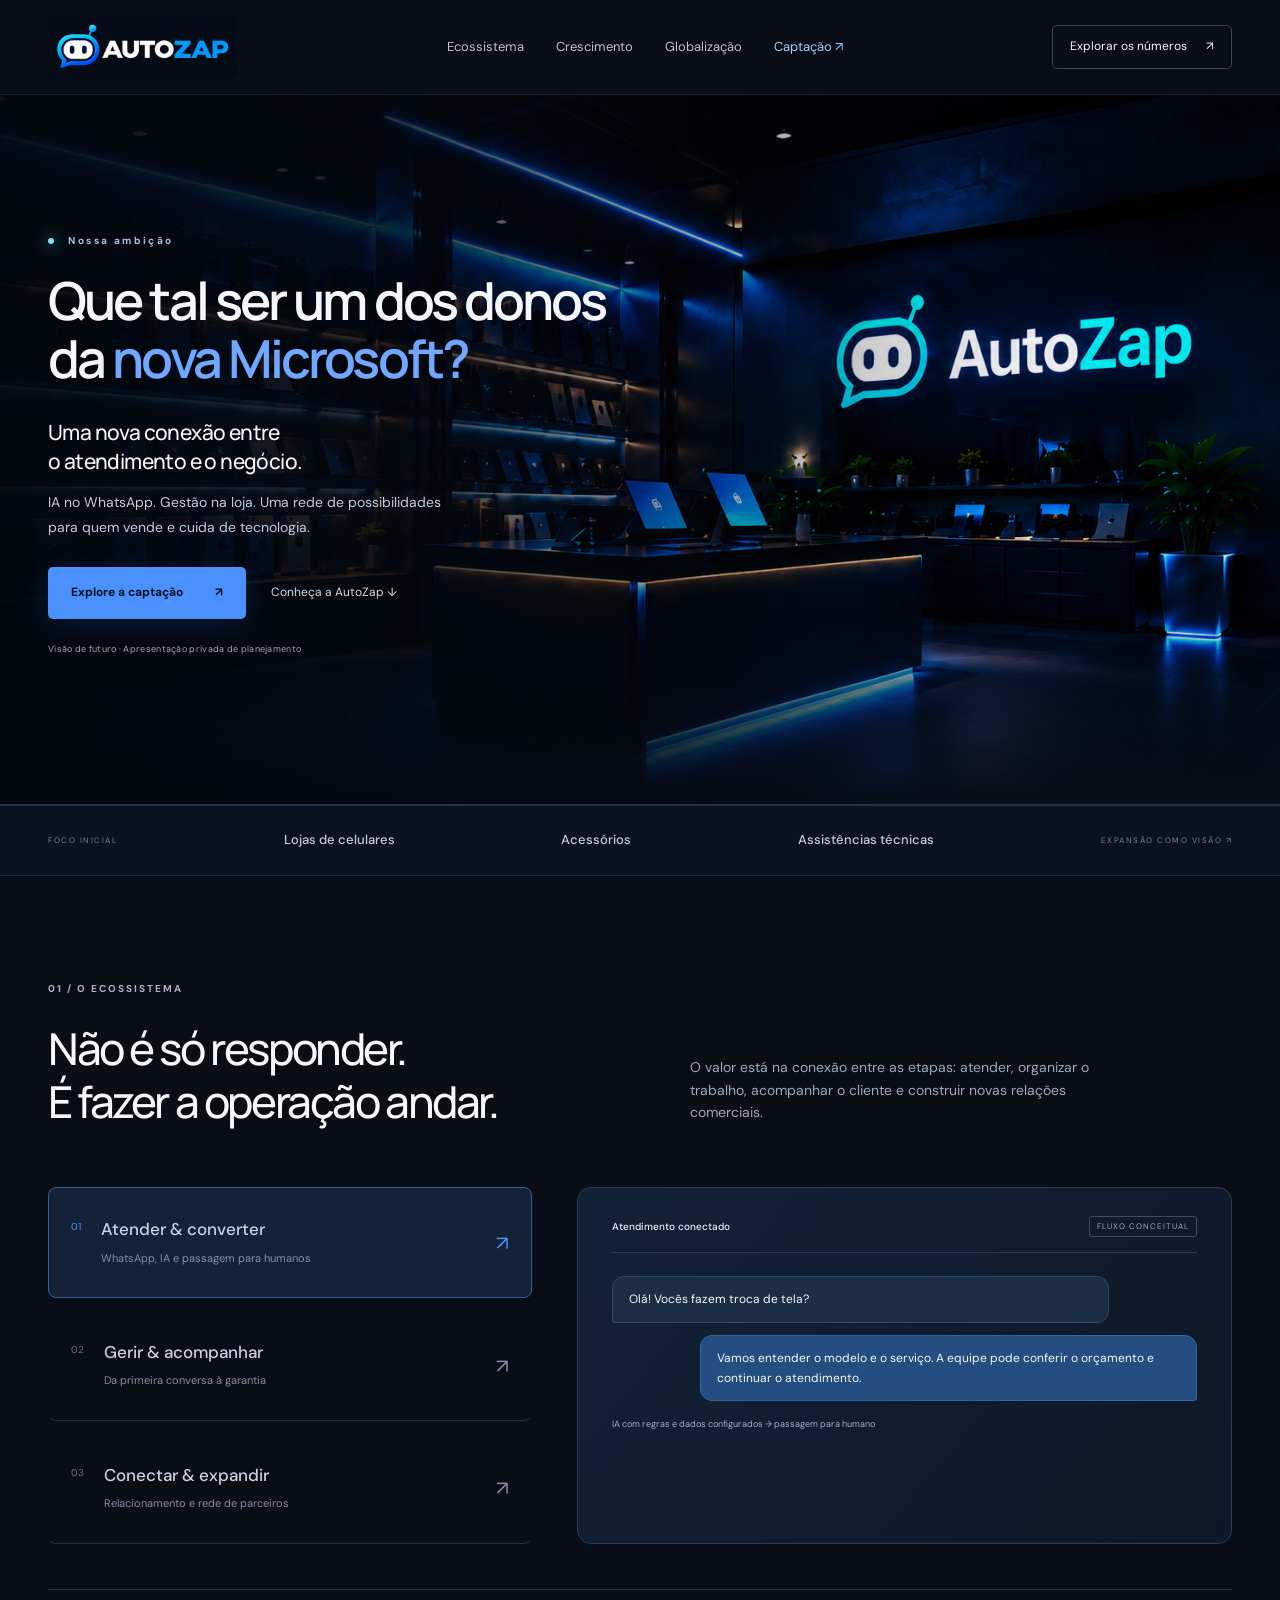
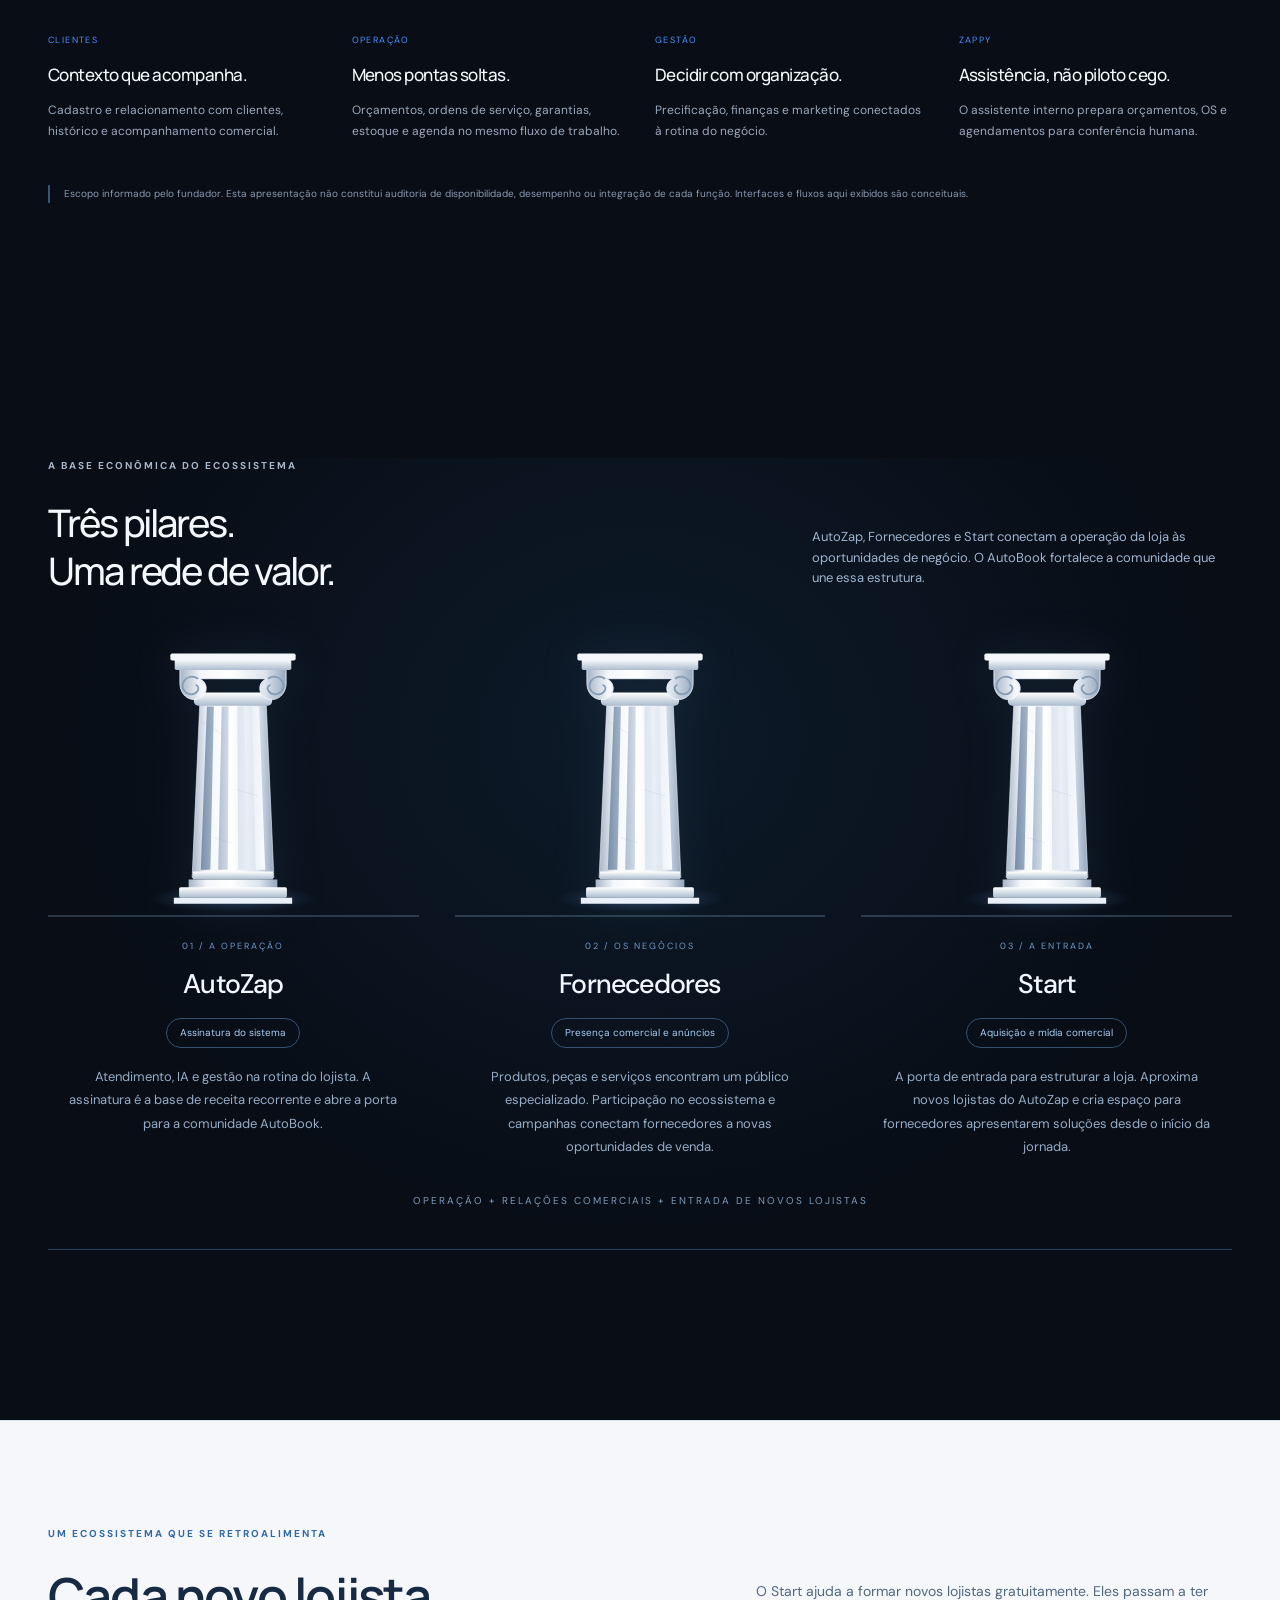
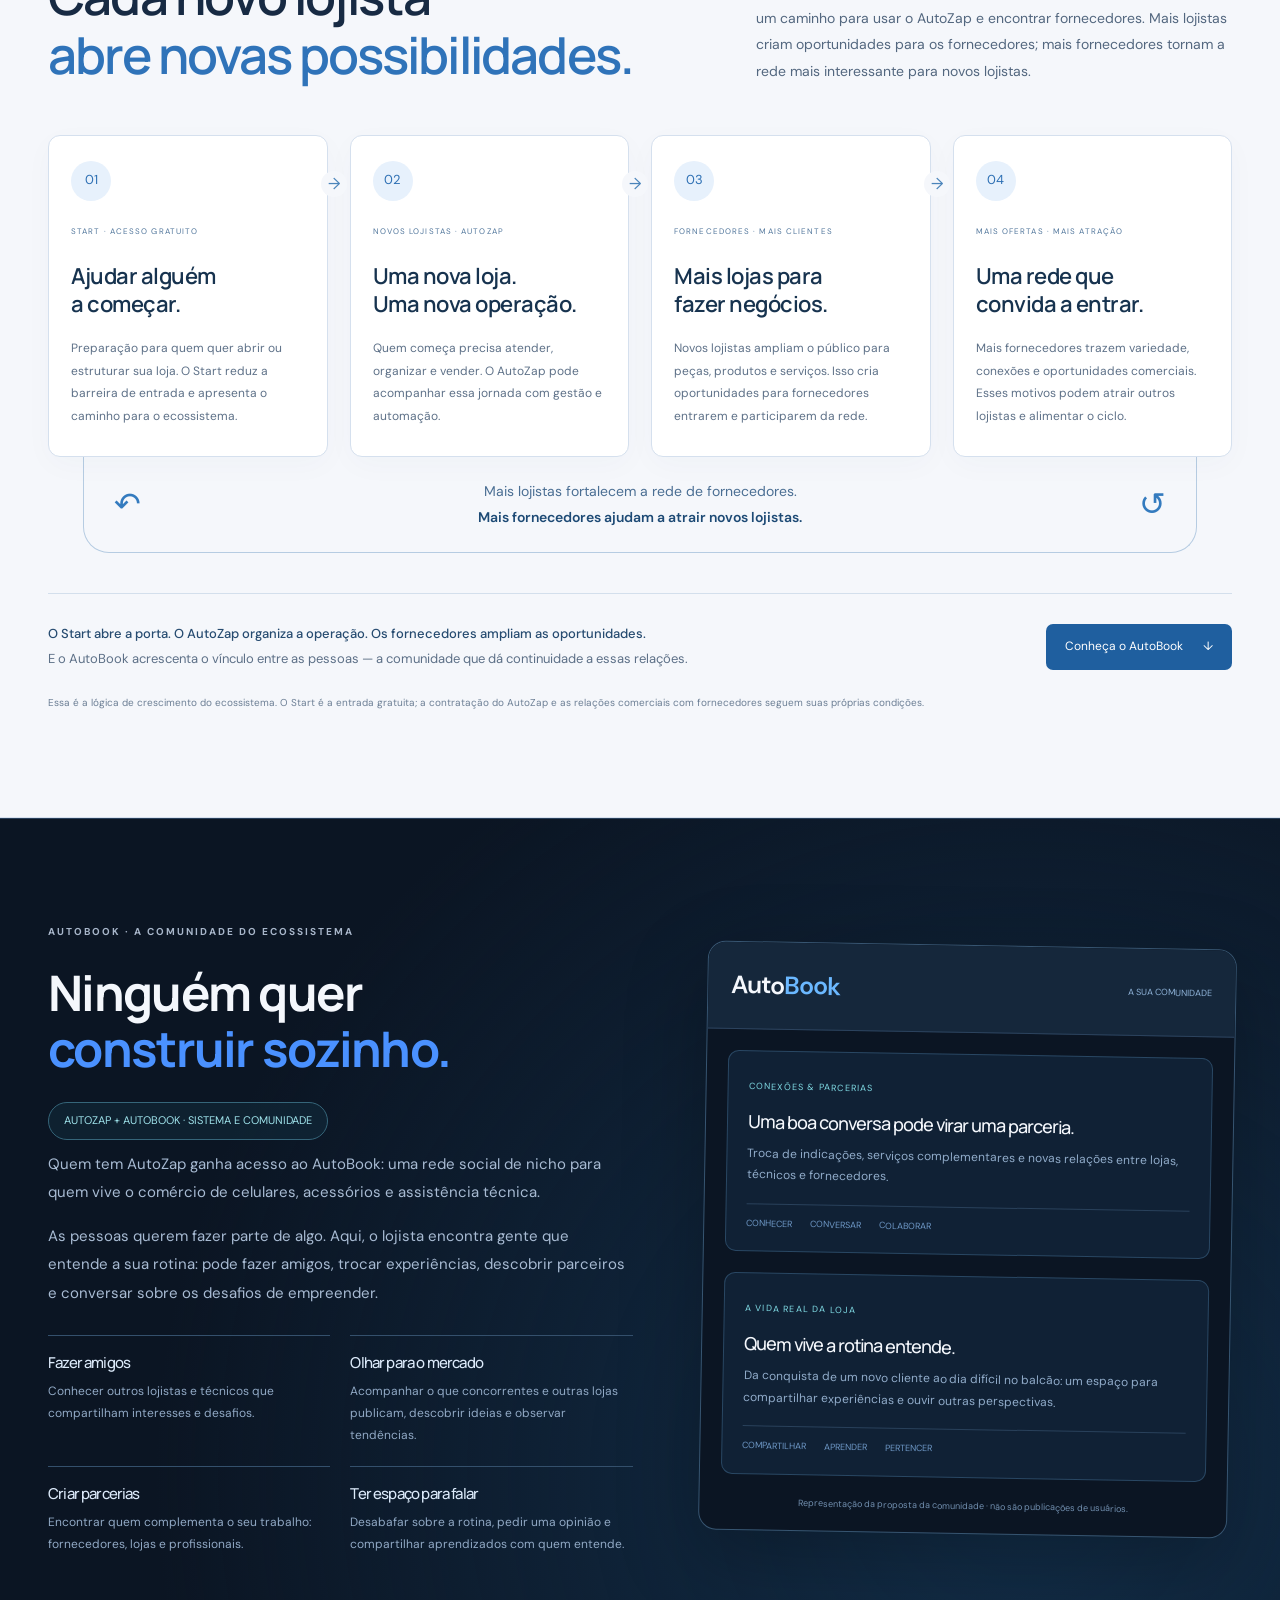
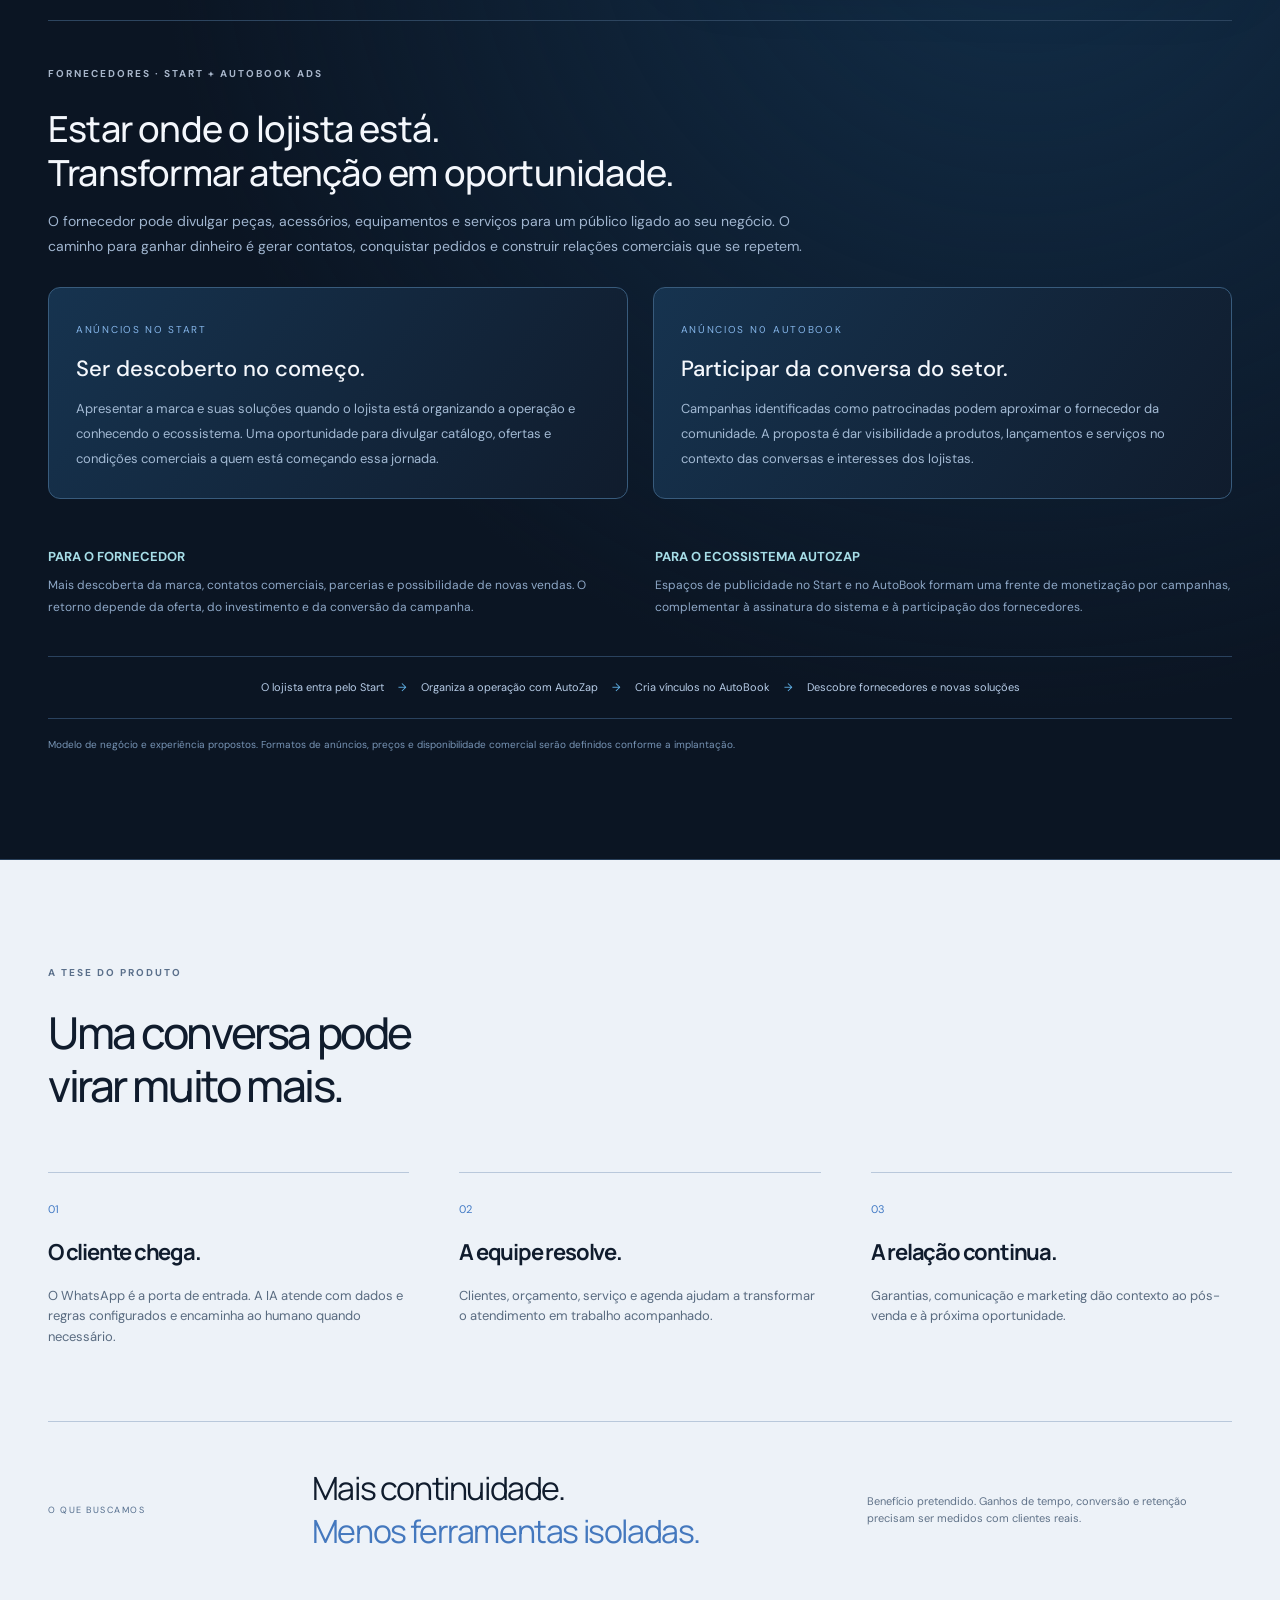
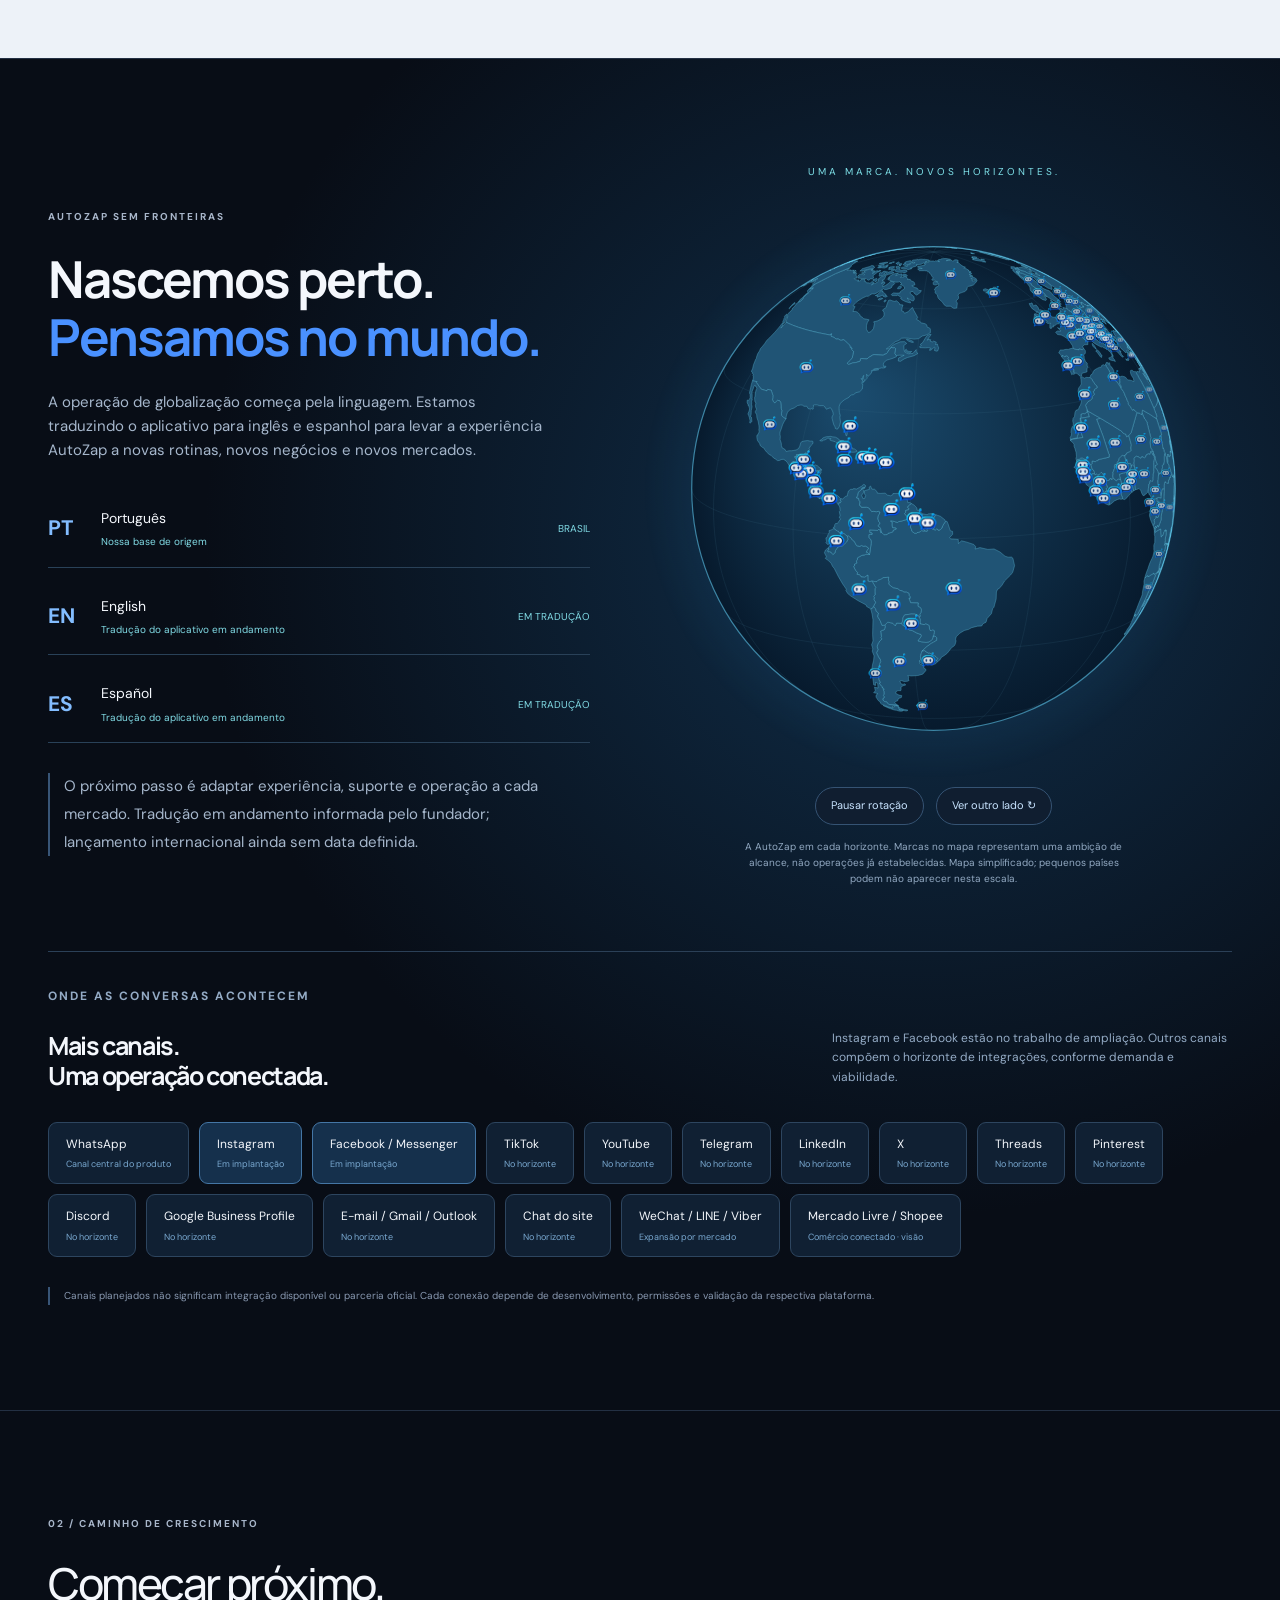
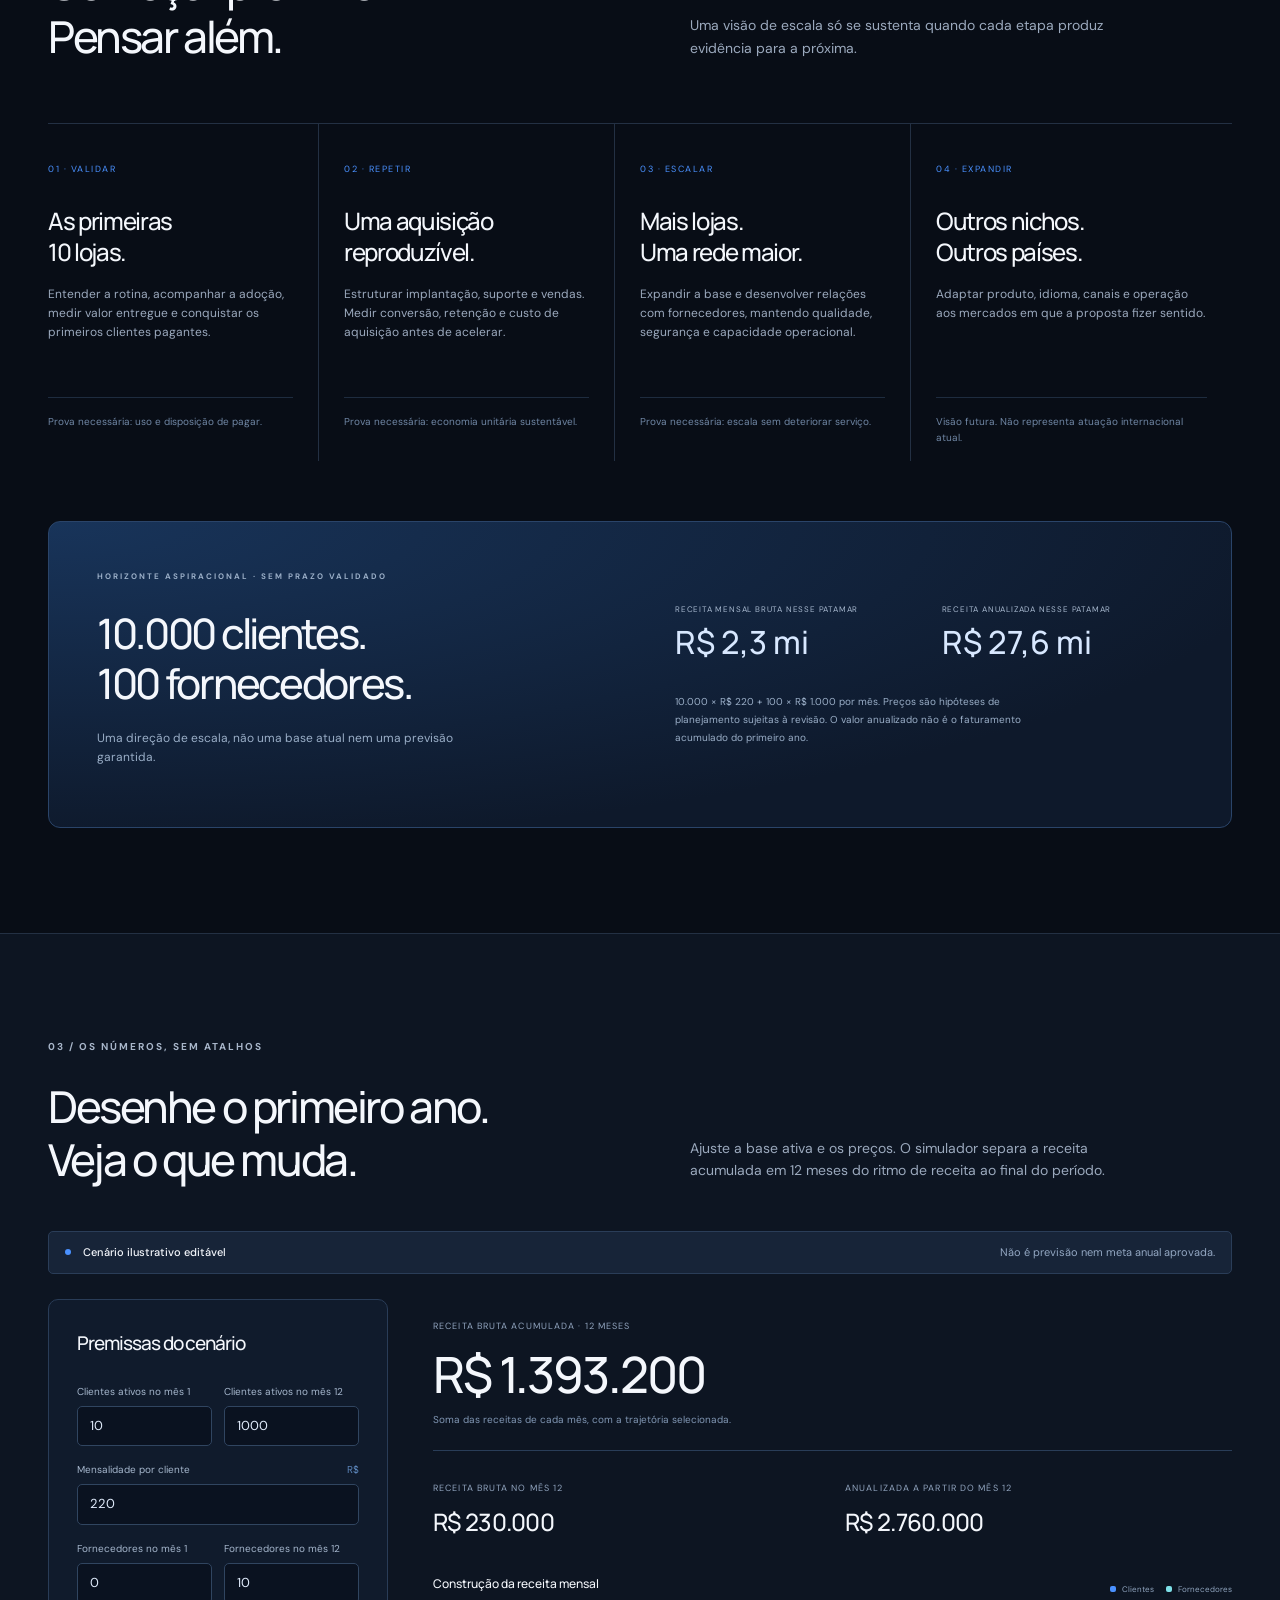
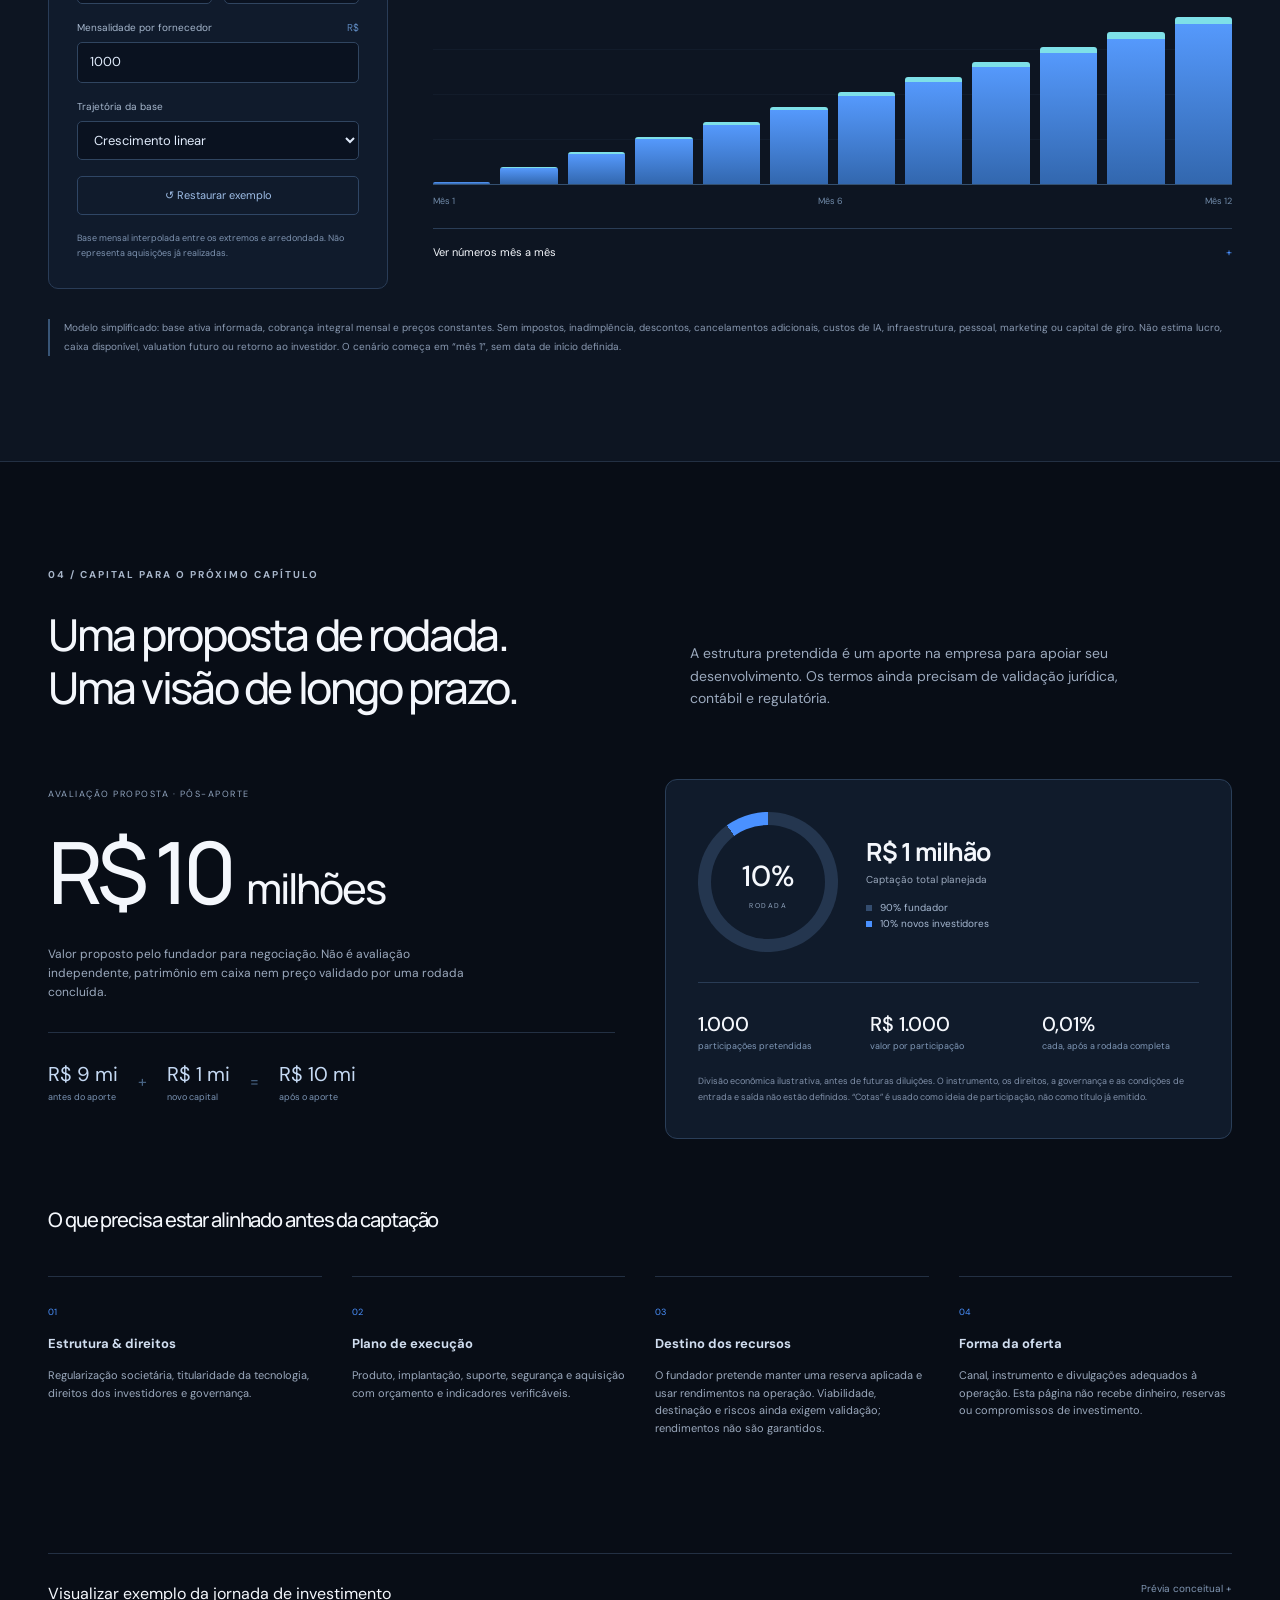
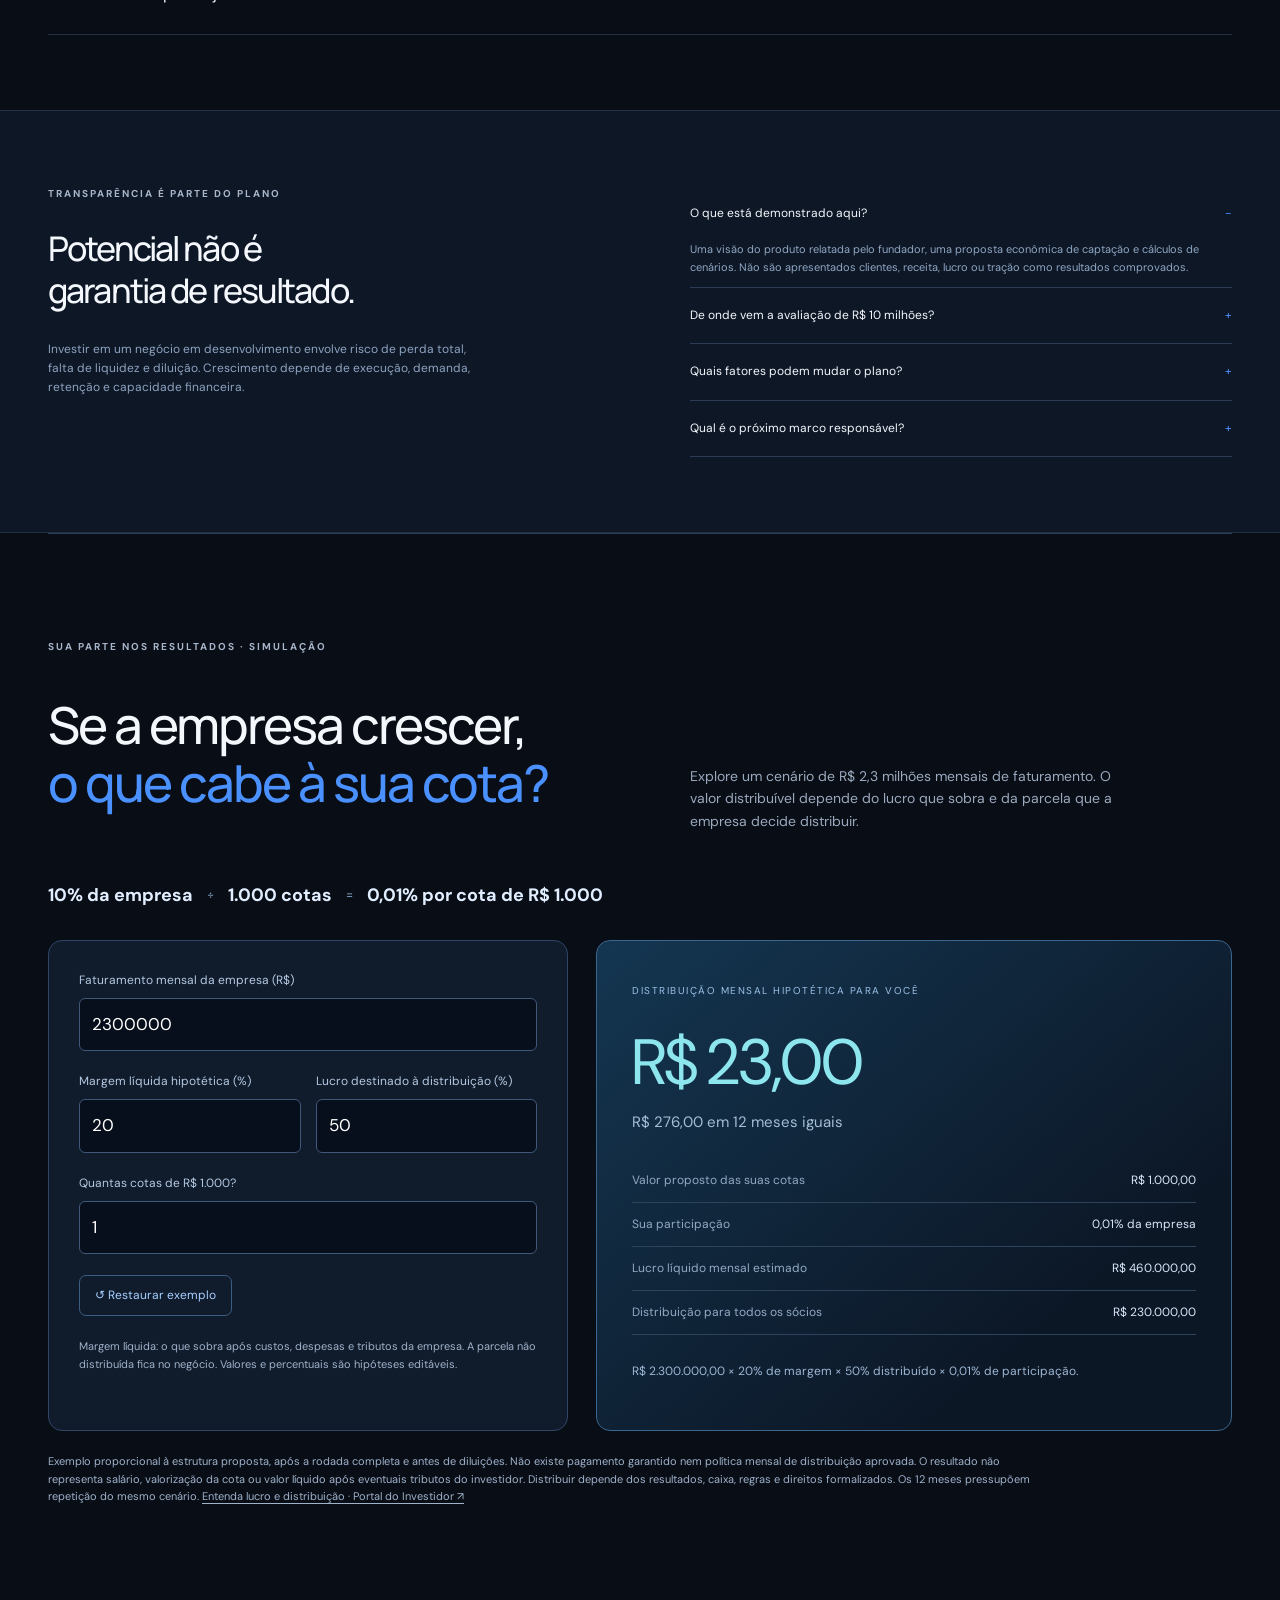
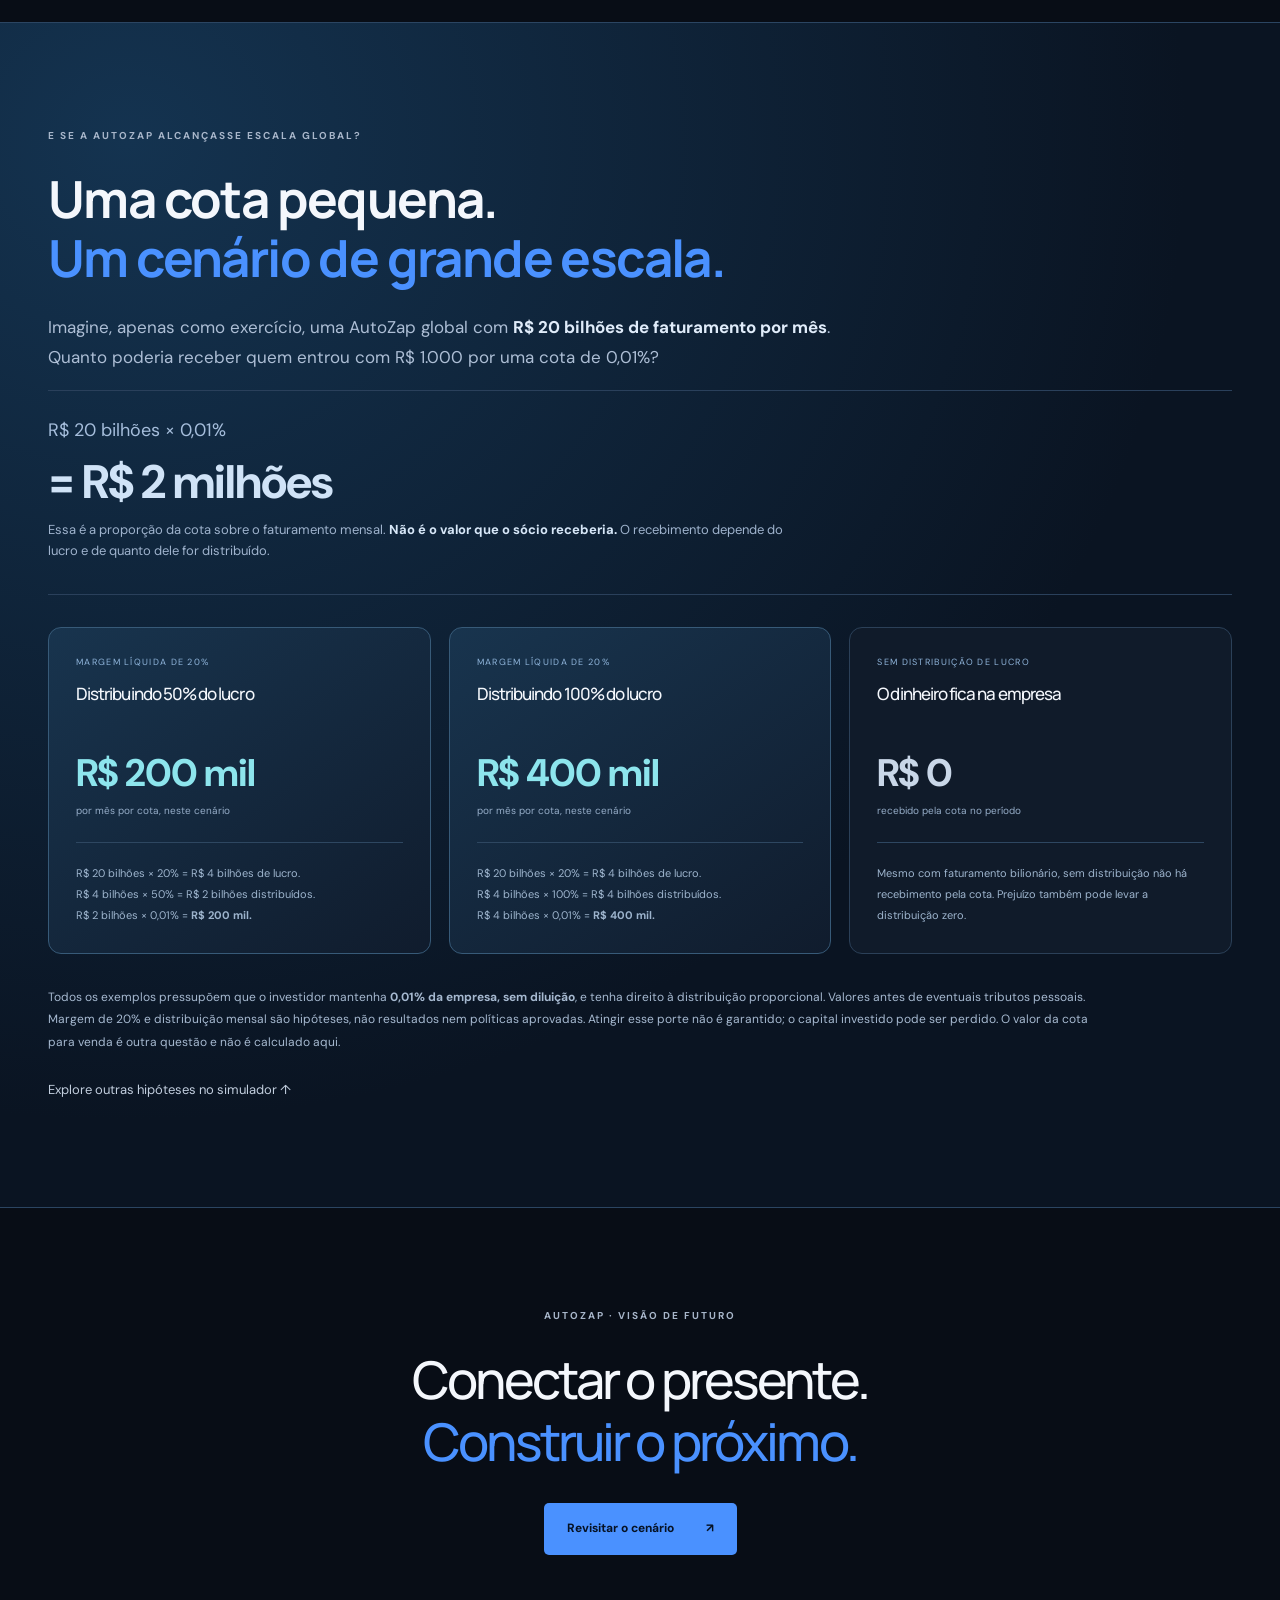
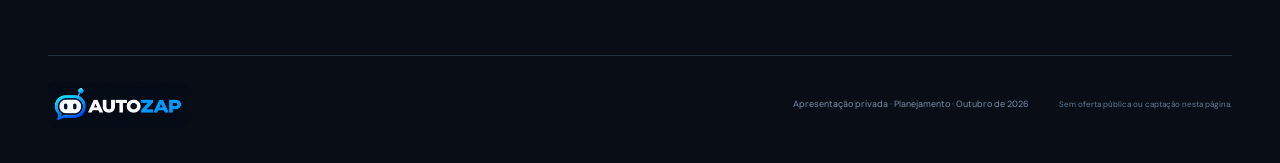
<file: index.html>
<!doctype html><html lang="pt-BR"><head><meta charset="utf-8"><meta name="viewport" content="width=device-width, initial-scale=1"><meta name="theme-color" content="#080d16"><meta name="description" content="AutoZap: atendimento, gestão e conexão para o varejo de tecnologia. Visão de produto, crescimento e captação em planejamento."><title>AutoZap — Uma operação. Novas possibilidades.</title><link rel="preload" as="image" href="assets/autozap-original-banner.png"><link rel="stylesheet" href="style.css"><link rel="icon" type="image/png" href="assets/favicon.png?v=global1"><link rel="stylesheet" href="expansion.css?v=billion1"><style id="ecosystem-layout">.pillars-block{margin:45px 0 65px;background:radial-gradient(ellipse at 50% 35%,#17365055,transparent 70%);border-bottom:1px solid #2b425c;padding-bottom:40px}.pillars-heading{display:flex;gap:25px;justify-content:space-between;align-items:end}.pillars-heading h3{font-size:clamp(27px,3vw,38px);line-height:1.25;font-weight:500;margin:8px 0}.pillars-heading>p{max-width:420px;font-size:13px;color:#a0b4ce}.pillars-row{display:grid;grid-template-columns:repeat(3,1fr);gap:36px;margin-top:35px}.pillar-card{min-width:0;text-align:center}.pillar-art{height:280px;display:flex;justify-content:center;align-items:end;border-bottom:2px solid #6f8aa955;margin-bottom:22px}.pillar-art img{height:100%;width:auto;max-width:100%;filter:drop-shadow(0 0 24px #78b5ee15)}.pillar-card .pillar-number{display:block;font-size:9px;letter-spacing:2px;color:#7298c5}.pillar-card h4{font-size:27px;margin:8px 0 13px;font-weight:500;color:#f2f7ff;letter-spacing:-.8px}.pillar-card .pillar-model{display:inline-block;border:1px solid #365170;border-radius:30px;padding:6px 13px;color:#a8cbf1;font-size:10px;margin-bottom:12px}.pillar-card>p{font-size:13px;color:#96adc7;line-height:1.8;max-width:330px;margin:5px auto}.pillars-foundation{text-align:center;color:#7e9ab9;font-size:10px;letter-spacing:2px;margin:30px 0 0}.autobook-section{background:radial-gradient(ellipse at 80% 40%,#122e49,transparent 60%),#0b1523;border-block:1px solid #29405b}.autobook-grid{display:grid;grid-template-columns:1.05fr .95fr;gap:70px;align-items:center}.autobook-copy h2{font-size:clamp(32px,4vw,49px);line-height:1.15;letter-spacing:-1.7px;margin:15px 0 25px}.autobook-copy>p:not(.eyebrow){font-size:15px;line-height:1.9;color:#a8bbd3}.autobook-included{display:inline-flex;gap:10px;align-items:center;color:#9ee2ea;border:1px solid #356579;background:#163b4b55;border-radius:30px;padding:9px 15px;font-size:11px;margin-bottom:10px}.autobook-benefits{display:grid;grid-template-columns:1fr 1fr;gap:20px;margin-top:28px}.autobook-benefits article{border-top:1px solid #34506c;padding-top:15px}.autobook-benefits h3{font-size:15px;font-weight:500;margin:0 0 6px;color:#dceafa}.autobook-benefits p{font-size:12px;color:#91a9c5;line-height:1.8;margin:0}.book-preview{background:#0b1523;border:1px solid #375571;border-radius:18px;box-shadow:0 25px 80px #0004;overflow:hidden;transform:rotate(1deg)}.book-preview-top{display:flex;justify-content:space-between;align-items:center;padding:23px;border-bottom:1px solid #2c435e;background:#15273b}.book-preview-top strong{font-size:25px;font-weight:600;letter-spacing:-1px}.book-preview-top strong span{color:#6bb8ff}.book-preview-top>span{font-size:9px;color:#8fb3d8}.book-post{margin:21px;padding:20px;background:#102135;border:1px solid #294763;border-radius:11px}.book-post .book-tag{font-size:9px;letter-spacing:1.2px;color:#80dce5}.book-post h3{font-size:18px;font-weight:500;line-height:1.4;margin:12px 0 9px}.book-post p{font-size:12px;color:#91acca;line-height:1.8;margin:0}.book-post-footer{display:flex;gap:18px;font-size:9px;color:#6e98c6;border-top:1px solid #29415b;padding-top:12px;margin-top:17px}.book-preview>small{display:block;text-align:center;padding:0 20px 20px;color:#718eae;font-size:9px}.supplier-ads{margin-top:65px;padding-top:45px;border-top:1px solid #2d455f}.supplier-ads h3{font-size:clamp(26px,3vw,36px);line-height:1.2;font-weight:500;letter-spacing:-.8px;margin:15px 0}.supplier-ads>.ads-intro{max-width:780px;font-size:14px;color:#a0b5cf;line-height:1.8}.ads-venues{display:grid;grid-template-columns:1fr 1fr;gap:25px;margin-top:28px}.ads-venue{padding:27px;border:1px solid #385b7c;border-radius:12px;background:linear-gradient(125deg,#16334f,#101c2d)}.ads-venue>span{font-size:10px;letter-spacing:1.7px;color:#85b5e9}.ads-venue h4{font-size:22px;line-height:1.3;margin:14px 0;font-weight:500}.ads-venue p{font-size:13px;color:#a3bad4;line-height:1.9;margin:0}.ads-value{display:grid;grid-template-columns:1fr 1fr;gap:30px;margin-top:30px}.ads-value h4{font-size:13px;color:#a6dde7;margin-bottom:8px}.ads-value p{font-size:12px;line-height:1.8;color:#8ea8c7}.ads-cycle{display:flex;flex-wrap:wrap;gap:14px;justify-content:center;padding:22px;border-block:1px solid #2a425e;margin:25px 0 0;font-size:11px;color:#b7cce7}.ads-cycle i{font-style:normal;color:#62b5ec}.ads-footnote{font-size:10px;color:#7895b6;line-height:1.8;margin:17px 0 0}@media(max-width:760px){.pillars-heading{display:block}.pillars-row{gap:10px;margin-top:25px}.pillar-art{height:165px}.pillar-card h4{font-size:clamp(15px,4vw,22px);letter-spacing:-.4px}.pillar-card .pillar-number{font-size:7px;letter-spacing:.4px}.pillar-card .pillar-model{font-size:8px;padding:5px 7px;border-radius:8px}.pillar-card>p{font-size:10px;line-height:1.7}.pillars-foundation{font-size:8px;letter-spacing:.9px}.autobook-grid{grid-template-columns:1fr;gap:35px}.autobook-copy h2{letter-spacing:-1px}.autobook-benefits{gap:20px 15px}.book-preview{transform:none}.ads-venues,.ads-value{grid-template-columns:1fr;gap:18px}.supplier-ads{margin-top:40px;padding-top:30px}.ads-venue{padding:22px}.ads-cycle{justify-content:flex-start;font-size:10px;gap:9px}.ads-value h4{margin-top:0}}

.ecosystem-cycle{background:#f5f7fb;color:#172a43;border-block:1px solid #d8e1ee}.ecosystem-cycle .eyebrow{color:#3169a3}.cycle-heading{display:grid;grid-template-columns:1.15fr .85fr;gap:65px;align-items:end;margin-bottom:50px}.cycle-heading h2{font-size:clamp(32px,4vw,51px);letter-spacing:-1.8px;line-height:1.15;margin:16px 0 0;font-weight:600}.cycle-heading h2 span{color:#2f73b9}.cycle-heading>p{font-size:14px;color:#53677f;line-height:1.9;margin:0}.cycle-flow{display:grid;grid-template-columns:repeat(4,minmax(0,1fr));gap:22px}.cycle-flow article{position:relative;padding:25px 22px 28px;background:#fff;border:1px solid #d5e0ee;border-radius:12px;box-shadow:0 8px 30px #213d6507}.cycle-number{display:grid;place-items:center;width:40px;height:40px;background:#e7f1fc;color:#2e70b4;border-radius:50%;font-size:13px;margin-bottom:24px}.cycle-flow small{display:block;font-size:8px;letter-spacing:1.1px;color:#52779c;min-height:25px}.cycle-flow h3{font-size:22px;line-height:1.3;letter-spacing:-.5px;font-weight:600;margin:12px 0 18px;color:#17334f}.cycle-flow p{font-size:12px;line-height:1.9;color:#5e7188;margin:0}.cycle-arrow{position:absolute;right:-20px;top:35px;width:26px;height:26px;background:#f5f7fb;color:#4a84ba;display:grid;place-items:center;border-radius:50%;z-index:1}.cycle-return{display:flex;align-items:center;gap:25px;border:1px solid #b6cce2;border-top:0;border-radius:0 0 26px 26px;padding:22px 30px;margin:0 35px;color:#4a6e93}.cycle-return>span{font-size:32px;color:#347bbf}.cycle-return p{flex:1;text-align:center;font-size:14px;line-height:1.8;margin:0}.cycle-return strong{color:#1d4a75;font-weight:600}.cycle-next{display:flex;justify-content:space-between;align-items:center;gap:30px;margin-top:40px;padding-top:28px;border-top:1px solid #d3dfec}.cycle-next p{font-size:13px;line-height:1.9;color:#5d7087;margin:0;max-width:850px}.cycle-next strong{color:#264b70;font-weight:500}.cycle-next a{display:inline-flex;align-items:center;gap:20px;white-space:nowrap;background:#1f5f9f;color:white;padding:13px 19px;border-radius:7px;font-size:12px}.cycle-note{font-size:10px;color:#6c7f95;line-height:1.8;margin:22px 0 0}@media(max-width:1000px){.cycle-flow{grid-template-columns:repeat(2,minmax(0,1fr))}.cycle-flow article:nth-child(2) .cycle-arrow{display:none}.cycle-heading{gap:30px}.cycle-heading h2{font-size:38px}}@media(max-width:760px){.cycle-heading{grid-template-columns:1fr;gap:22px;margin-bottom:30px}.cycle-heading h2{font-size:34px;letter-spacing:-1px}.cycle-flow{gap:14px}.cycle-flow article{padding:18px 14px}.cycle-flow h3{font-size:18px}.cycle-flow p{font-size:11px}.cycle-flow small{font-size:7px;letter-spacing:.5px;min-height:30px}.cycle-arrow{right:-15px;width:18px;height:22px;font-size:14px}.cycle-return{margin:0 10px;padding:18px 12px;gap:10px}.cycle-return p{font-size:11px}.cycle-return>span{font-size:23px}.cycle-next{display:block;margin-top:28px}.cycle-next a{margin-top:20px}.cycle-heading>p{font-size:13px}}
</style><link rel="stylesheet" href="captacao.css?v=doc2"><meta name="referrer" content="no-referrer"></head><body>
<a class="skip" href="#conteudo">Pular para o conteúdo</a><header><a class="brand" href="#" aria-label="AutoZap início"><img class="clean-brand-logo" src="assets/autozap-logo-clean.png" alt="AutoZap" width="2160" height="728"></a><nav aria-label="Navegação principal"><a href="#ecossistema">Ecossistema</a><a href="#crescimento">Crescimento</a><a href="#globalizacao">Globalização</a><a href="#captacao" class="capital-nav">Captação ↗</a></nav><a class="nav-cta" href="#simulador">Explorar os números <span>↗</span></a></header>
<main id="conteudo"><div id="presentationView"><section class="hero hero-editorial hero-original"><div class="hero-copy"><p class="eyebrow"><span class="pulse"></span> Nossa ambição</p><h1>Que tal ser um dos donos da <span class="blue">nova Microsoft?</span></h1><p class="hero-subtitle">Uma nova conexão entre<br>o atendimento e o negócio.</p><p class="lead">IA no WhatsApp. Gestão na loja. Uma rede de possibilidades para quem vende e cuida de tecnologia.</p><div class="hero-actions"><a class="button primary" href="#captacao">Explore a captação <span>↗</span></a><a class="text-link" href="#ecossistema">Conheça a AutoZap ↓</a></div><p class="fine">Visão de futuro · Apresentação privada de planejamento</p></div></section><div class="thesis-strip"><div class="wrap strip-inner"><span>FOCO INICIAL</span><strong>Lojas de celulares</strong><strong>Acessórios</strong><strong>Assistências técnicas</strong><span>EXPANSÃO COMO VISÃO ↗</span></div></div>
<section class="wrap section" id="ecossistema"><div class="section-heading"><p class="eyebrow">01 / O ECOSSISTEMA</p><h2>Não é só responder.<br>É fazer a operação andar.</h2><p>O valor está na conexão entre as etapas: atender, organizar o trabalho, acompanhar o cliente e construir novas relações comerciais.</p></div><div class="product-layout"><div class="product-tabs" role="tablist" aria-label="Áreas do AutoZap"><button class="product-tab active" role="tab" id="tab-atender" aria-controls="product-panel" aria-selected="true" data-tab="atender"><span>01</span><div><strong>Atender & converter</strong><small>WhatsApp, IA e passagem para humanos</small></div><b>↗</b></button><button class="product-tab" role="tab" id="tab-gerir" aria-controls="product-panel" aria-selected="false" data-tab="gerir"><span>02</span><div><strong>Gerir & acompanhar</strong><small>Da primeira conversa à garantia</small></div><b>↗</b></button><button class="product-tab" role="tab" id="tab-conectar" aria-controls="product-panel" aria-selected="false" data-tab="conectar"><span>03</span><div><strong>Conectar & expandir</strong><small>Relacionamento e rede de parceiros</small></div><b>↗</b></button></div><div class="product-panel" id="product-panel" role="tabpanel" aria-labelledby="tab-atender" tabindex="0"></div></div><div class="feature-grid"><div><span>CLIENTES</span><h3>Contexto que acompanha.</h3><p>Cadastro e relacionamento com clientes, histórico e acompanhamento comercial.</p></div><div><span>OPERAÇÃO</span><h3>Menos pontas soltas.</h3><p>Orçamentos, ordens de serviço, garantias, estoque e agenda no mesmo fluxo de trabalho.</p></div><div><span>GESTÃO</span><h3>Decidir com organização.</h3><p>Precificação, finanças e marketing conectados à rotina do negócio.</p></div><div><span>ZAPPY</span><h3>Assistência, não piloto cego.</h3><p>O assistente interno prepara orçamentos, OS e agendamentos para conferência humana.</p></div></div><p class="note">Escopo informado pelo fundador. Esta apresentação não constitui auditoria de disponibilidade, desempenho ou integração de cada função. Interfaces e fluxos aqui exibidos são conceituais.</p></section>
<section class="wrap section" aria-label="Os três pilares financeiros do ecossistema"><div class="pillars-block" id="pilares"><div class="pillars-heading"><div><p class="eyebrow">A BASE ECONÔMICA DO ECOSSISTEMA</p><h3>Três pilares.<br>Uma rede de valor.</h3></div><p>AutoZap, Fornecedores e Start conectam a operação da loja às oportunidades de negócio. O AutoBook fortalece a comunidade que une essa estrutura.</p></div><div class="pillars-row"><article class="pillar-card"><div class="pillar-art"><img src="assets/greek-pillar.svg" alt="Pilar grego branco representando o AutoZap" width="200" height="320" loading="lazy"></div><span class="pillar-number">01 / A OPERAÇÃO</span><h4>AutoZap</h4><span class="pillar-model">Assinatura do sistema</span><p>Atendimento, IA e gestão na rotina do lojista. A assinatura é a base de receita recorrente e abre a porta para a comunidade AutoBook.</p></article><article class="pillar-card"><div class="pillar-art"><img src="assets/greek-pillar.svg" alt="Pilar grego branco representando os fornecedores" width="200" height="320" loading="lazy"></div><span class="pillar-number">02 / OS NEGÓCIOS</span><h4>Fornecedores</h4><span class="pillar-model">Presença comercial e anúncios</span><p>Produtos, peças e serviços encontram um público especializado. Participação no ecossistema e campanhas conectam fornecedores a novas oportunidades de venda.</p></article><article class="pillar-card"><div class="pillar-art"><img src="assets/greek-pillar.svg" alt="Pilar grego branco representando o AutoZap Start" width="200" height="320" loading="lazy"></div><span class="pillar-number">03 / A ENTRADA</span><h4>Start</h4><span class="pillar-model">Aquisição e mídia comercial</span><p>A porta de entrada para estruturar a loja. Aproxima novos lojistas do AutoZap e cria espaço para fornecedores apresentarem soluções desde o início da jornada.</p></article></div><p class="pillars-foundation">OPERAÇÃO + RELAÇÕES COMERCIAIS + ENTRADA DE NOVOS LOJISTAS</p></div></section><section class="section ecosystem-cycle" id="ciclo-ecossistema" aria-labelledby="cycleTitle"><div class="wrap"><div class="cycle-heading"><div><p class="eyebrow">UM ECOSSISTEMA QUE SE RETROALIMENTA</p><h2 id="cycleTitle">Cada novo lojista<br><span>abre novas possibilidades.</span></h2></div><p>O Start ajuda a formar novos lojistas gratuitamente. Eles passam a ter um caminho para usar o AutoZap e encontrar fornecedores. Mais lojistas criam oportunidades para os fornecedores; mais fornecedores tornam a rede mais interessante para novos lojistas.</p></div><div class="cycle-flow" aria-label="Ciclo de crescimento: Start gratuito, novos lojistas, AutoZap, fornecedores e novos lojistas"><article><span class="cycle-number">01</span><small>START · ACESSO GRATUITO</small><h3>Ajudar alguém<br>a começar.</h3><p>Preparação para quem quer abrir ou estruturar sua loja. O Start reduz a barreira de entrada e apresenta o caminho para o ecossistema.</p><span class="cycle-arrow" aria-hidden="true">→</span></article><article><span class="cycle-number">02</span><small>NOVOS LOJISTAS · AUTOZAP</small><h3>Uma nova loja.<br>Uma nova operação.</h3><p>Quem começa precisa atender, organizar e vender. O AutoZap pode acompanhar essa jornada com gestão e automação.</p><span class="cycle-arrow" aria-hidden="true">→</span></article><article><span class="cycle-number">03</span><small>FORNECEDORES · MAIS CLIENTES</small><h3>Mais lojas para<br>fazer negócios.</h3><p>Novos lojistas ampliam o público para peças, produtos e serviços. Isso cria oportunidades para fornecedores entrarem e participarem da rede.</p><span class="cycle-arrow" aria-hidden="true">→</span></article><article><span class="cycle-number">04</span><small>MAIS OFERTAS · MAIS ATRAÇÃO</small><h3>Uma rede que<br>convida a entrar.</h3><p>Mais fornecedores trazem variedade, conexões e oportunidades comerciais. Esses motivos podem atrair outros lojistas e alimentar o ciclo.</p></article></div><div class="cycle-return"><span aria-hidden="true">↶</span><p>Mais lojistas fortalecem a rede de fornecedores.<br><strong>Mais fornecedores ajudam a atrair novos lojistas.</strong></p><span class="cycle-return-end" aria-hidden="true">↺</span></div><div class="cycle-next"><p><strong>O Start abre a porta. O AutoZap organiza a operação. Os fornecedores ampliam as oportunidades.</strong><br>E o AutoBook acrescenta o vínculo entre as pessoas — a comunidade que dá continuidade a essas relações.</p><a href="#autobook">Conheça o AutoBook <span aria-hidden="true">↓</span></a></div><p class="cycle-note">Essa é a lógica de crescimento do ecossistema. O Start é a entrada gratuita; a contratação do AutoZap e as relações comerciais com fornecedores seguem suas próprias condições.</p></div></section><section class="section autobook-section" id="autobook" aria-labelledby="autobookTitle"><div class="wrap"><div class="autobook-grid"><div class="autobook-copy"><p class="eyebrow">AUTOBOOK · A COMUNIDADE DO ECOSSISTEMA</p><h2 id="autobookTitle">Ninguém quer<br><span class="blue">construir sozinho.</span></h2><span class="autobook-included">AUTOZAP + AUTOBOOK · SISTEMA E COMUNIDADE</span><p>Quem tem AutoZap ganha acesso ao AutoBook: uma rede social de nicho para quem vive o comércio de celulares, acessórios e assistência técnica.</p><p>As pessoas querem fazer parte de algo. Aqui, o lojista encontra gente que entende a sua rotina: pode fazer amigos, trocar experiências, descobrir parceiros e conversar sobre os desafios de empreender.</p><div class="autobook-benefits"><article><h3>Fazer amigos</h3><p>Conhecer outros lojistas e técnicos que compartilham interesses e desafios.</p></article><article><h3>Olhar para o mercado</h3><p>Acompanhar o que concorrentes e outras lojas publicam, descobrir ideias e observar tendências.</p></article><article><h3>Criar parcerias</h3><p>Encontrar quem complementa o seu trabalho: fornecedores, lojas e profissionais.</p></article><article><h3>Ter espaço para falar</h3><p>Desabafar sobre a rotina, pedir uma opinião e compartilhar aprendizados com quem entende.</p></article></div></div><div class="book-preview" aria-label="Exemplos ilustrativos de assuntos da comunidade AutoBook"><div class="book-preview-top"><strong>Auto<span>Book</span></strong><span>A SUA COMUNIDADE</span></div><article class="book-post"><span class="book-tag">CONEXÕES & PARCERIAS</span><h3>Uma boa conversa pode virar uma parceria.</h3><p>Troca de indicações, serviços complementares e novas relações entre lojas, técnicos e fornecedores.</p><div class="book-post-footer"><span>CONHECER</span><span>CONVERSAR</span><span>COLABORAR</span></div></article><article class="book-post"><span class="book-tag">A VIDA REAL DA LOJA</span><h3>Quem vive a rotina entende.</h3><p>Da conquista de um novo cliente ao dia difícil no balcão: um espaço para compartilhar experiências e ouvir outras perspectivas.</p><div class="book-post-footer"><span>COMPARTILHAR</span><span>APRENDER</span><span>PERTENCER</span></div></article><small>Representação da proposta da comunidade · não são publicações de usuários.</small></div></div><div class="supplier-ads"><p class="eyebrow">FORNECEDORES · START + AUTOBOOK ADS</p><h3>Estar onde o lojista está.<br>Transformar atenção em oportunidade.</h3><p class="ads-intro">O fornecedor pode divulgar peças, acessórios, equipamentos e serviços para um público ligado ao seu negócio. O caminho para ganhar dinheiro é gerar contatos, conquistar pedidos e construir relações comerciais que se repetem.</p><div class="ads-venues"><article class="ads-venue"><span>ANÚNCIOS NO START</span><h4>Ser descoberto no começo.</h4><p>Apresentar a marca e suas soluções quando o lojista está organizando a operação e conhecendo o ecossistema. Uma oportunidade para divulgar catálogo, ofertas e condições comerciais a quem está começando essa jornada.</p></article><article class="ads-venue"><span>ANÚNCIOS NO AUTOBOOK</span><h4>Participar da conversa do setor.</h4><p>Campanhas identificadas como patrocinadas podem aproximar o fornecedor da comunidade. A proposta é dar visibilidade a produtos, lançamentos e serviços no contexto das conversas e interesses dos lojistas.</p></article></div><div class="ads-value"><div><h4>PARA O FORNECEDOR</h4><p>Mais descoberta da marca, contatos comerciais, parcerias e possibilidade de novas vendas. O retorno depende da oferta, do investimento e da conversão da campanha.</p></div><div><h4>PARA O ECOSSISTEMA AUTOZAP</h4><p>Espaços de publicidade no Start e no AutoBook formam uma frente de monetização por campanhas, complementar à assinatura do sistema e à participação dos fornecedores.</p></div></div><div class="ads-cycle"><span>O lojista entra pelo Start</span><i>→</i><span>Organiza a operação com AutoZap</span><i>→</i><span>Cria vínculos no AutoBook</span><i>→</i><span>Descobre fornecedores e novas soluções</span></div><p class="ads-footnote">Modelo de negócio e experiência propostos. Formatos de anúncios, preços e disponibilidade comercial serão definidos conforme a implantação.</p></div></div></section><section class="workflow section"><div class="wrap"><div class="section-heading compact"><p class="eyebrow">A TESE DO PRODUTO</p><h2>Uma conversa pode<br>virar muito mais.</h2></div><div class="flow"><article><span>01</span><h3>O cliente chega.</h3><p>O WhatsApp é a porta de entrada. A IA atende com dados e regras configurados e encaminha ao humano quando necessário.</p></article><article><span>02</span><h3>A equipe resolve.</h3><p>Clientes, orçamento, serviço e agenda ajudam a transformar o atendimento em trabalho acompanhado.</p></article><article><span>03</span><h3>A relação continua.</h3><p>Garantias, comunicação e marketing dão contexto ao pós-venda e à próxima oportunidade.</p></article></div><div class="big-statement"><span>O QUE BUSCAMOS</span><p>Mais continuidade.<br><em>Menos ferramentas isoladas.</em></p><small>Benefício pretendido. Ganhos de tempo, conversão e retenção precisam ser medidos com clientes reais.</small></div></div></section>
<section class="section global-section" id="globalizacao" aria-labelledby="globalTitle"><div class="wrap"><div class="global-grid"><div class="global-copy"><p class="eyebrow">AUTOZAP SEM FRONTEIRAS</p><h2 id="globalTitle">Nascemos perto.<br><span class="blue">Pensamos no mundo.</span></h2><p>A operação de globalização começa pela linguagem. Estamos traduzindo o aplicativo para inglês e espanhol para levar a experiência AutoZap a novas rotinas, novos negócios e novos mercados.</p><div class="language-list"><div><b>PT</b><span>Português<br><small>Nossa base de origem</small></span><small>BRASIL</small></div><div><b>EN</b><span>English<br><small>Tradução do aplicativo em andamento</small></span><small>EM TRADUÇÃO</small></div><div><b>ES</b><span>Español<br><small>Tradução do aplicativo em andamento</small></span><small>EM TRADUÇÃO</small></div></div><p class="note">O próximo passo é adaptar experiência, suporte e operação a cada mercado. Tradução em andamento informada pelo fundador; lançamento internacional ainda sem data definida.</p></div><div class="globe-frame"><p class="global-label">UMA MARCA. NOVOS HORIZONTES.</p><canvas id="globalGlobe" width="600" height="600" role="img" aria-label="Globo terrestre giratório com símbolos AutoZap sobre países e territórios, representando a visão de expansão, não presença comercial atual">Visão de expansão da AutoZap pelo mundo.</canvas><div class="globe-controls"><button type="button" id="globeToggle" aria-pressed="true">Pausar rotação</button><button type="button" id="globeTurn">Ver outro lado ↻</button></div><p class="globe-caption" id="globeCaption">A AutoZap em cada horizonte. Marcas no mapa representam uma ambição de alcance, não operações já estabelecidas. Mapa simplificado; pequenos países podem não aparecer nesta escala.</p></div></div><div class="channel-heading"><div><p class="eyebrow">ONDE AS CONVERSAS ACONTECEM</p><h3>Mais canais.<br>Uma operação conectada.</h3></div><p>Instagram e Facebook estão no trabalho de ampliação. Outros canais compõem o horizonte de integrações, conforme demanda e viabilidade.</p></div><div class="channel-list"><span>WhatsApp<small>Canal central do produto</small></span><span class="in-progress">Instagram<small>Em implantação</small></span><span class="in-progress">Facebook / Messenger<small>Em implantação</small></span><span>TikTok<small>No horizonte</small></span><span>YouTube<small>No horizonte</small></span><span>Telegram<small>No horizonte</small></span><span>LinkedIn<small>No horizonte</small></span><span>X<small>No horizonte</small></span><span>Threads<small>No horizonte</small></span><span>Pinterest<small>No horizonte</small></span><span>Discord<small>No horizonte</small></span><span>Google Business Profile<small>No horizonte</small></span><span>E-mail / Gmail / Outlook<small>No horizonte</small></span><span>Chat do site<small>No horizonte</small></span><span>WeChat / LINE / Viber<small>Expansão por mercado</small></span><span>Mercado Livre / Shopee<small>Comércio conectado · visão</small></span></div><p class="note">Canais planejados não significam integração disponível ou parceria oficial. Cada conexão depende de desenvolvimento, permissões e validação da respectiva plataforma.</p></div></section><section class="wrap section" id="crescimento"><div class="section-heading"><p class="eyebrow">02 / CAMINHO DE CRESCIMENTO</p><h2>Começar próximo.<br>Pensar além.</h2><p>Uma visão de escala só se sustenta quando cada etapa produz evidência para a próxima.</p></div><div class="roadmap"><article><span class="stage">01 · VALIDAR</span><h3>As primeiras<br>10 lojas.</h3><p>Entender a rotina, acompanhar a adoção, medir valor entregue e conquistar os primeiros clientes pagantes.</p><small>Prova necessária: uso e disposição de pagar.</small></article><article><span class="stage">02 · REPETIR</span><h3>Uma aquisição<br>reproduzível.</h3><p>Estruturar implantação, suporte e vendas. Medir conversão, retenção e custo de aquisição antes de acelerar.</p><small>Prova necessária: economia unitária sustentável.</small></article><article><span class="stage">03 · ESCALAR</span><h3>Mais lojas.<br>Uma rede maior.</h3><p>Expandir a base e desenvolver relações com fornecedores, mantendo qualidade, segurança e capacidade operacional.</p><small>Prova necessária: escala sem deteriorar serviço.</small></article><article><span class="stage">04 · EXPANDIR</span><h3>Outros nichos.<br>Outros países.</h3><p>Adaptar produto, idioma, canais e operação aos mercados em que a proposta fizer sentido.</p><small>Visão futura. Não representa atuação internacional atual.</small></article></div><div class="ambition"><div><p class="eyebrow">HORIZONTE ASPIRACIONAL · SEM PRAZO VALIDADO</p><h3>10.000 clientes.<br>100 fornecedores.</h3><p>Uma direção de escala, não uma base atual nem uma previsão garantida.</p></div><div class="ambition-metrics"><div><span>RECEITA MENSAL BRUTA NESSE PATAMAR</span><strong>R$ 2,3 mi</strong></div><div><span>RECEITA ANUALIZADA NESSE PATAMAR</span><strong>R$ 27,6 mi</strong></div><p>10.000 × R$ 220 + 100 × R$ 1.000 por mês. Preços são hipóteses de planejamento sujeitas à revisão. O valor anualizado não é o faturamento acumulado do primeiro ano.</p></div></div></section>
<section class="sim-section section" id="simulador"><div class="wrap"><div class="section-heading"><p class="eyebrow">03 / OS NÚMEROS, SEM ATALHOS</p><h2>Desenhe o primeiro ano.<br>Veja o que muda.</h2><p>Ajuste a base ativa e os preços. O simulador separa a receita acumulada em 12 meses do ritmo de receita ao final do período.</p></div><div class="scenario-banner"><span class="status-dot"></span><strong>Cenário ilustrativo editável</strong><span>Não é previsão nem meta anual aprovada.</span></div><div class="sim-layout"><form id="assumptions" class="controls"><h3>Premissas do cenário</h3><div class="control-pair"><label>Clientes ativos no mês 1<input id="clientsStart" type="number" min="0" max="1000000" step="1" value="10"></label><label>Clientes ativos no mês 12<input id="clientsEnd" type="number" min="0" max="1000000" step="1" value="1000"></label></div><label>Mensalidade por cliente <span>R$</span><input id="clientPrice" type="number" min="0" max="100000" step="1" value="220"></label><div class="control-pair"><label>Fornecedores no mês 1<input id="suppliersStart" type="number" min="0" max="100000" step="1" value="0"></label><label>Fornecedores no mês 12<input id="suppliersEnd" type="number" min="0" max="100000" step="1" value="10"></label></div><label>Mensalidade por fornecedor <span>R$</span><input id="supplierPrice" type="number" min="0" max="100000" step="1" value="1000"></label><label>Trajetória da base<select id="curve"><option value="linear">Crescimento linear</option><option value="late">Aceleração no fim do ano</option><option value="early">Aceleração no início do ano</option></select></label><button type="button" id="reset" class="reset">↺ Restaurar exemplo</button><p>Base mensal interpolada entre os extremos e arredondada. Não representa aquisições já realizadas.</p></form><div class="results"><div class="main-result"><span>RECEITA BRUTA ACUMULADA · 12 MESES</span><strong id="yearRevenue">—</strong><p>Soma das receitas de cada mês, com a trajetória selecionada.</p></div><div class="mini-results"><div><span>RECEITA BRUTA NO MÊS 12</span><strong id="monthRevenue">—</strong></div><div><span>ANUALIZADA A PARTIR DO MÊS 12</span><strong id="annualRunRate">—</strong></div></div><div class="chart-header"><h3>Construção da receita mensal</h3><span><i></i> Clientes <i class="cyan"></i> Fornecedores</span></div><div id="chart" class="chart" aria-label="Receita bruta por mês"></div><div class="chart-axis"><span>Mês 1</span><span>Mês 6</span><span>Mês 12</span></div><p id="simSummary" class="sr-only" aria-live="polite"></p><details class="month-details"><summary>Ver números mês a mês <span>+</span></summary><div class="table-scroll"><table><caption class="sr-only">Simulação mensal de base ativa e receita bruta</caption><thead><tr><th>Mês</th><th>Clientes</th><th>Fornecedores</th><th>Receita bruta</th></tr></thead><tbody id="monthRows"></tbody></table></div></details></div></div><p class="note">Modelo simplificado: base ativa informada, cobrança integral mensal e preços constantes. Sem impostos, inadimplência, descontos, cancelamentos adicionais, custos de IA, infraestrutura, pessoal, marketing ou capital de giro. Não estima lucro, caixa disponível, valuation futuro ou retorno ao investidor. O cenário começa em “mês 1”, sem data de início definida.</p></div></section>
<section class="wrap section" id="capital"><div class="section-heading"><p class="eyebrow">04 / CAPITAL PARA O PRÓXIMO CAPÍTULO</p><h2>Uma proposta de rodada.<br>Uma visão de longo prazo.</h2><p>A estrutura pretendida é um aporte na empresa para apoiar seu desenvolvimento. Os termos ainda precisam de validação jurídica, contábil e regulatória.</p></div><div class="capital-layout"><div class="valuation"><span>AVALIAÇÃO PROPOSTA · PÓS-APORTE</span><strong>R$ 10<span>milhões</span></strong><p>Valor proposto pelo fundador para negociação. Não é avaliação independente, patrimônio em caixa nem preço validado por uma rodada concluída.</p><div class="valuation-equation"><span>R$ 9 mi<small>antes do aporte</small></span><b>+</b><span>R$ 1 mi<small>novo capital</small></span><b>=</b><span>R$ 10 mi<small>após o aporte</small></span></div></div><div class="round"><div class="round-top"><div class="donut" role="img" aria-label="Estrutura pretendida: 90% fundador e 10% novos investidores"><div><strong>10%</strong><span>RODADA</span></div></div><div><h3>R$ 1 milhão</h3><p>Captação total planejada</p><ul><li><i></i>90% fundador</li><li><i></i>10% novos investidores</li></ul></div></div><div class="round-units"><div><strong>1.000</strong><span>participações pretendidas</span></div><div><strong>R$ 1.000</strong><span>valor por participação</span></div><div><strong>0,01%</strong><span>cada, após a rodada completa</span></div></div><p class="fine">Divisão econômica ilustrativa, antes de futuras diluições. O instrumento, os direitos, a governança e as condições de entrada e saída não estão definidos. “Cotas” é usado como ideia de participação, não como título já emitido.</p></div></div><div class="use-of-capital"><h3>O que precisa estar alinhado antes da captação</h3><div><span>01</span><p><strong>Estrutura & direitos</strong>Regularização societária, titularidade da tecnologia, direitos dos investidores e governança.</p></div><div><span>02</span><p><strong>Plano de execução</strong>Produto, implantação, suporte, segurança e aquisição com orçamento e indicadores verificáveis.</p></div><div><span>03</span><p><strong>Destino dos recursos</strong>O fundador pretende manter uma reserva aplicada e usar rendimentos na operação. Viabilidade, destinação e riscos ainda exigem validação; rendimentos não são garantidos.</p></div><div><span>04</span><p><strong>Forma da oferta</strong>Canal, instrumento e divulgações adequados à operação. Esta página não recebe dinheiro, reservas ou compromissos de investimento.</p></div></div></section>
<details class="optional-demo wrap" id="participar"><summary>Visualizar exemplo da jornada de investimento <span>Prévia conceitual +</span></summary><section class="participation-section section"><div class="wrap"><div class="section-heading"><p class="eyebrow">05 / UMA JORNADA COM CLAREZA</p><h2>Participar começa<br>por entender.</h2><p>Conheça como uma jornada de investimento poderia ser organizada. Transparência em cada etapa, sem atalhos entre pagar e ter direitos.</p></div><div class="demo-notice"><span class="demo-chip">PRÉVIA INTERATIVA</span><p>Ambiente demonstrativo: sem cadastro real, coleta de dados, pagamento, reserva ou emissão de participação.</p></div><div class="investment-demo"><aside class="demo-sidebar"><div class="demo-side-title"><span>JORNADA PROPOSTA</span><strong>Do interesse<br>à formalização.</strong></div><ol class="journey-steps" aria-label="Etapas da demonstração"><li><button data-stage="0" aria-current="step"><span>01</span><div>Identificação<small>Exemplo fictício</small></div></button></li><li><button data-stage="1"><span>02</span><div>Entendimento<small>Termos e riscos</small></div></button></li><li><button data-stage="2"><span>03</span><div>Documentação<small>Revisão e formalização</small></div></button></li><li><button data-stage="3"><span>04</span><div>Pagamento futuro<small>Canal a definir</small></div></button></li><li><button data-stage="4"><span>05</span><div>Direitos e registros<small>Após requisitos legais</small></div></button></li></ol><div class="demo-sidebar-note"><span>↗</span><p>O instrumento e a plataforma precisam ser definidos antes de uma operação real.</p></div></aside><div class="demo-main"><div class="demo-progress"><span id="stageLabel">ETAPA 01 / 05</span><span>SIMULAÇÃO · SEM TRANSAÇÃO</span></div><div id="journeyPanel" tabindex="-1"></div><div class="demo-navigation"><button type="button" id="journeyBack" class="back-button">← Voltar</button><button type="button" id="journeyNext" class="button primary">Explorar próxima etapa <span>→</span></button></div></div></div><p class="note">Este protótipo não oferece títulos, não aceita investidores e não realiza adequação de perfil. Qualquer operação dependerá de estrutura societária, instrumento, análise de elegibilidade e canal de oferta juridicamente adequados. Pagamento isolado não torna alguém sócio. <a href="https://conteudo.cvm.gov.br/legislacao/resolucoes/resol088.html" target="_blank" rel="noopener noreferrer" style="color:#9ec9ff;text-decoration:underline">Referência regulatória: CVM 88 ↗</a></p></div></section></details><section class="risk-section"><div class="wrap risk-inner"><div><p class="eyebrow">TRANSPARÊNCIA É PARTE DO PLANO</p><h2>Potencial não é<br>garantia de resultado.</h2><p>Investir em um negócio em desenvolvimento envolve risco de perda total, falta de liquidez e diluição. Crescimento depende de execução, demanda, retenção e capacidade financeira.</p></div><div class="risk-list"><details open><summary>O que está demonstrado aqui?</summary><p>Uma visão do produto relatada pelo fundador, uma proposta econômica de captação e cálculos de cenários. Não são apresentados clientes, receita, lucro ou tração como resultados comprovados.</p></details><details><summary>De onde vem a avaliação de R$ 10 milhões?</summary><p>É uma proposta de negociação: R$ 1 milhão de aporte por 10% implica R$ 10 milhões pós-aporte. A matemática não comprova valor de mercado nem assegura que investidores aceitarão os termos.</p></details><details><summary>Quais fatores podem mudar o plano?</summary><p>Aderência do produto, custos de IA e infraestrutura, concorrência, cancelamentos, segurança, requisitos regulatórios, necessidade de novos aportes e execução comercial podem alterar os cenários.</p></details><details><summary>Qual é o próximo marco responsável?</summary><p>Consolidar evidências de produto e primeiros clientes, validar preços e custos, fechar o plano operacional e definir a estrutura jurídica antes de qualquer divulgação de oferta ou recebimento de recursos.</p></details></div></div></section>
<section class="wrap section owner-section" id="simulador-cota" aria-labelledby="ownerTitle"><div class="section-heading"><p class="eyebrow">SUA PARTE NOS RESULTADOS · SIMULAÇÃO</p><h2 id="ownerTitle">Se a empresa crescer,<br><span class="blue">o que cabe à sua cota?</span></h2><p>Explore um cenário de R$ 2,3 milhões mensais de faturamento. O valor distribuível depende do lucro que sobra e da parcela que a empresa decide distribuir.</p></div><div class="ownership-strip"><strong>10% da empresa</strong><span>÷</span><strong>1.000 cotas</strong><span>=</span><strong>0,01% por cota de R$ 1.000</strong></div><div class="owner-grid"><form id="ownerInputs" class="owner-inputs"><label for="ownerRevenue">Faturamento mensal da empresa (R$)<input id="ownerRevenue" type="number" min="0" max="1000000000000" step="1000" value="2300000"></label><div class="control-pair"><label for="ownerMargin">Margem líquida hipotética (%)<input id="ownerMargin" type="number" min="-100" max="100" step="1" value="20"></label><label for="ownerPayout">Lucro destinado à distribuição (%)<input id="ownerPayout" type="number" min="0" max="100" step="1" value="50"></label></div><label for="ownerUnits">Quantas cotas de R$ 1.000?<input id="ownerUnits" type="number" min="1" max="1000" step="1" value="1"></label><button type="button" id="ownerReset" class="owner-reset">↺ Restaurar exemplo</button><p class="owner-note">Margem líquida: o que sobra após custos, despesas e tributos da empresa. A parcela não distribuída fica no negócio. Valores e percentuais são hipóteses editáveis.</p></form><div class="owner-result" aria-live="polite" aria-atomic="true"><small>DISTRIBUIÇÃO MENSAL HIPOTÉTICA PARA VOCÊ</small><output id="ownerMonthly">R$ 23,00</output><p class="annual-result" id="ownerAnnual">R$ 276,00 em 12 meses iguais</p><dl><div><dt>Valor proposto das suas cotas</dt><dd id="ownerCapital">R$ 1.000,00</dd></div><div><dt>Sua participação</dt><dd id="ownerShare">0,01% da empresa</dd></div><div><dt>Lucro líquido mensal estimado</dt><dd id="ownerProfit">R$ 460.000,00</dd></div><div><dt>Distribuição para todos os sócios</dt><dd id="ownerDistributed">R$ 230.000,00</dd></div></dl><p class="owner-formula" id="ownerFormula"></p><p class="zero-note" id="ownerZero" hidden>Sem lucro positivo ou sem distribuição, o valor recebido neste cenário é zero.</p></div></div><p class="owner-note">Exemplo proporcional à estrutura proposta, após a rodada completa e antes de diluições. Não existe pagamento garantido nem política mensal de distribuição aprovada. O resultado não representa salário, valorização da cota ou valor líquido após eventuais tributos do investidor. Distribuir depende dos resultados, caixa, regras e direitos formalizados. Os 12 meses pressupõem repetição do mesmo cenário. <a href="https://www.gov.br/investidor/pt-br/investir/antes-de-investir/entenda-as-caracteristicas-dos-investimentos/renda-fixa-x-renda-variavel" target="_blank" rel="noopener noreferrer">Entenda lucro e distribuição · Portal do Investidor ↗</a></p></section><section class="section billion-section" id="cenario-global" aria-labelledby="billionTitle"><div class="wrap"><p class="eyebrow">E SE A AUTOZAP ALCANÇASSE ESCALA GLOBAL?</p><h2 id="billionTitle">Uma cota pequena.<br><span class="blue">Um cenário de grande escala.</span></h2><p class="billion-intro">Imagine, apenas como exercício, uma AutoZap global com <strong>R$ 20 bilhões de faturamento por mês</strong>. Quanto poderia receber quem entrou com R$ 1.000 por uma cota de 0,01%?</p><div class="billion-equation"><span>R$ 20 bilhões × 0,01%</span><strong>= R$ 2 milhões</strong><p>Essa é a proporção da cota sobre o faturamento mensal. <b>Não é o valor que o sócio receberia.</b> O recebimento depende do lucro e de quanto dele for distribuído.</p></div><div class="billion-cards"><article><p>MARGEM LÍQUIDA DE 20%</p><h3>Distribuindo 50% do lucro</h3><strong>R$ 200 mil<span>por mês por cota, neste cenário</span></strong><div>R$ 20 bilhões × 20% = R$ 4 bilhões de lucro.<br>R$ 4 bilhões × 50% = R$ 2 bilhões distribuídos.<br>R$ 2 bilhões × 0,01% = <b>R$ 200 mil.</b></div></article><article><p>MARGEM LÍQUIDA DE 20%</p><h3>Distribuindo 100% do lucro</h3><strong>R$ 400 mil<span>por mês por cota, neste cenário</span></strong><div>R$ 20 bilhões × 20% = R$ 4 bilhões de lucro.<br>R$ 4 bilhões × 100% = R$ 4 bilhões distribuídos.<br>R$ 4 bilhões × 0,01% = <b>R$ 400 mil.</b></div></article><article class="billion-zero"><p>SEM DISTRIBUIÇÃO DE LUCRO</p><h3>O dinheiro fica na empresa</h3><strong>R$ 0<span>recebido pela cota no período</span></strong><div>Mesmo com faturamento bilionário, sem distribuição não há recebimento pela cota. Prejuízo também pode levar a distribuição zero.</div></article></div><p class="billion-conditions">Todos os exemplos pressupõem que o investidor mantenha <strong>0,01% da empresa, sem diluição</strong>, e tenha direito à distribuição proporcional. Valores antes de eventuais tributos pessoais. Margem de 20% e distribuição mensal são hipóteses, não resultados nem políticas aprovadas. Atingir esse porte não é garantido; o capital investido pode ser perdido. O valor da cota para venda é outra questão e não é calculado aqui.</p><a class="text-link" href="#simulador-cota">Explore outras hipóteses no simulador ↑</a></div></section><section class="wrap closing"><p class="eyebrow">AUTOZAP · VISÃO DE FUTURO</p><h2>Conectar o presente.<br><span class="blue">Construir o próximo.</span></h2><a href="#simulador" class="button primary">Revisitar o cenário <span>↗</span></a></section></div><section id="fundraisingView" class="fundraising-view wrap" hidden aria-labelledby="fundraisingTitle"><a href="#conteudo" class="back-to-site">← Voltar à apresentação</a><div class="fundraising-heading"><div><p class="eyebrow">AUTOZAP / CAPTAÇÃO</p><h1 id="fundraisingTitle">O próximo capítulo.<br><span class="blue">Começa com uma escolha.</span></h1><p>Explore a estrutura proposta e organize sua intenção de participação.</p></div><span class="connection-status" id="connectionStatus">Em preparação · prévia do fluxo</span></div><div class="raise-facts"><div><small>RODADA PLANEJADA</small><strong>R$ 1 milhão</strong></div><div><small>PARTICIPAÇÃO PROPOSTA</small><strong>10% da empresa</strong></div><div><small>AVALIAÇÃO PÓS-APORTE</small><strong>R$ 10 milhões</strong></div></div><div class="raise-workspace"><aside class="raise-summary"><span class="eyebrow">SUA SELEÇÃO</span><h2>Construa sua<br>participação.</h2><label for="unitQuantity">Quantidade de participações</label><div class="quantity-control"><button type="button" id="quantityLess" aria-label="Diminuir quantidade">−</button><input id="unitQuantity" type="number" min="1" max="1000" step="1" value="1"><button type="button" id="quantityMore" aria-label="Aumentar quantidade">+</button></div><div class="quantity-presets"><button type="button" data-units="1">1</button><button type="button" data-units="5">5</button><button type="button" data-units="10">10</button><button type="button" data-units="25">25</button></div><dl><div><dt>Valor unitário proposto</dt><dd>R$ 1.000</dd></div><div><dt>Total da seleção</dt><dd id="selectedTotal">R$ 1.000</dd></div><div><dt>Fração econômica proposta</dt><dd id="selectedPercent">0,01%</dd></div></dl><p class="selection-note">Após a rodada completa de 1.000 participações, antes de futuras diluições. Selecionar não reserva cotas nem cria compromisso.</p></aside><div class="raise-process" id="raiseProcess"><nav class="raise-steps" aria-label="Etapas da captação"><button type="button" data-raise-step="0" aria-current="step"><b>01</b> Cadastro</button><button type="button" data-raise-step="1"><b>02</b> Documentação</button><button type="button" data-raise-step="2"><b>03</b> Pagamento</button></nav><p id="raiseFeedback" class="raise-feedback" role="status"></p>
<div class="raise-step" data-raise-panel="0"><p class="eyebrow">01 / SUA PARTICIPAÇÃO COMEÇA AQUI</p><h2>Vamos nos conhecer.</h2><p>Selecione a quantidade de cotas e preencha seus dados para conferir o documento da sua participação.</p><form id="registrationForm"><label for="interestName">Nome completo<input id="interestName" type="text" autocomplete="name" placeholder="Seu nome completo" minlength="5" maxlength="120" pattern=".*\s+.*" required></label><label for="interestEmail">E-mail<input id="interestEmail" type="email" autocomplete="email" placeholder="seu@email.com" maxlength="180" required></label><p class="local-only" id="dataInformation">Nesta prévia, os dados ficam somente na memória do navegador. Não são enviados ou salvos.</p><label class="consent"><input id="dataConsent" type="checkbox" required>Li as informações sobre meus dados e entendo as etapas de documentação e pagamento.</label><button type="submit" class="button primary" id="registrationSubmit">Conferir prévia do documento</button></form></div>
<div class="raise-step" data-raise-panel="1" hidden><p class="eyebrow">02 / DOCUMENTAÇÃO</p><h2 id="documentTitle">Tudo por escrito.</h2><p>Confira seu nome, a quantidade de cotas, o valor e a participação correspondente.</p><p class="local-only" id="previewNote">Modelo com logo, CNPJ e assinatura da empresa. Os termos da participação ainda precisam ser concluídos.</p><div class="document-preview"><pre id="documentText" hidden></pre><iframe id="documentFrame" title="Documento AutoZap com assinatura da empresa" sandbox="" referrerpolicy="no-referrer"></iframe></div><div class="raise-actions"><button type="button" id="downloadText">Baixar TXT ↓</button><button type="button" id="printDocument">Versão para impressão ↗</button></div><div class="upload-zone"><h3>Assine e envie uma foto.</h3><p class="local-only" id="documentHelp">O envio será habilitado quando o documento final estiver disponível. Foto legível em PNG ou JPEG, até 8 MB.</p><label for="documentUpload">Foto do documento assinado<input id="documentUpload" type="file" accept="image/png,image/jpeg" disabled></label><button type="button" class="button primary" id="documentSend" disabled>Enviar documento</button></div><button type="button" class="button primary" id="paymentProceed" hidden>Continuar para pagamento →</button></div>
<div class="raise-step" data-raise-panel="2" hidden><p class="eyebrow">03 / PAGAMENTO</p><h2>Seu próximo passo.</h2><p id="paymentState">Aguardando documentação.</p><div class="payment-selection"><span>VALOR TOTAL</span><strong id="paymentTotal">R$ 1.000,00</strong><small id="paymentFraction">1 cota · 0,01%</small></div><p id="paymentWaiting" class="local-only">O Pix é disponibilizado depois da conferência do documento assinado.</p><div id="pixDetails" hidden><h3>Pix da empresa</h3><p>Destinatário: <strong id="pixRecipient"></strong></p><label for="pixKey">Chave Pix<input class="payment-key" id="pixKey" readonly></label><button class="raise-secondary" type="button" id="copyPix">Copiar chave Pix</button><p class="local-only">Confira o destinatário e pague exatamente o valor acima. O comprovante será conferido antes da liberação.</p><label for="receiptUpload">Foto do comprovante<input id="receiptUpload" type="file" accept="image/png,image/jpeg" disabled></label><button class="button primary" type="button" id="receiptSend" disabled>Enviar comprovante</button></div><div class="membership-callout" id="memberAccess" hidden><h3>Sua participação está confirmada.</h3><p>Consulte seu nome, a data de confirmação e suas cotas na área Sócios AutoZap.</p><a class="button primary" id="memberLink" href="https://socio.autozap.log.br/">Acessar Sócios AutoZap →</a></div></div>
<div class="raise-step tracking-box" id="orderTracking" hidden><strong id="orderState"></strong><small id="orderReference"></small><p>Guarde seu link privado para voltar a esta solicitação. Quem tiver o link poderá acessar seus dados; não o compartilhe.</p><label for="accessLink">Link de acompanhamento<input id="accessLink" readonly></label><div class="raise-actions"><button type="button" id="saveAccess">Salvar meu acesso</button><button type="button" id="refreshOrder">Atualizar situação ↻</button></div></div><p id="raiseAnnouncement" class="sr-only" aria-live="polite"></p></div></div><p class="note">Estrutura econômica proposta, sujeita à formalização e às condições da operação. Esta página não recebe recursos nem oferece aquisição disponível. Não há garantia de crescimento, lucro ou retorno. <a href="#capital" class="text-link">Revisar proposta e condições ↗</a></p></section></main><footer class="wrap"><a class="brand" href="#"><img class="clean-brand-logo" src="assets/autozap-logo-clean.png" alt="AutoZap" width="2160" height="728"></a><p>Apresentação privada · Planejamento · Outubro de 2026</p><span>Sem oferta pública ou captação nesta página.</span></footer><script src="app.js"></script><script src="captacao-config.js?v=server1"></script><script src="captacao-documento.js?v=doc2"></script><script src="captacao.js?v=socios1"></script><script src="expansion.js?v=autorotate2"></script><pre id="draftPrint" class="draft-print"></pre></body></html>
</file>
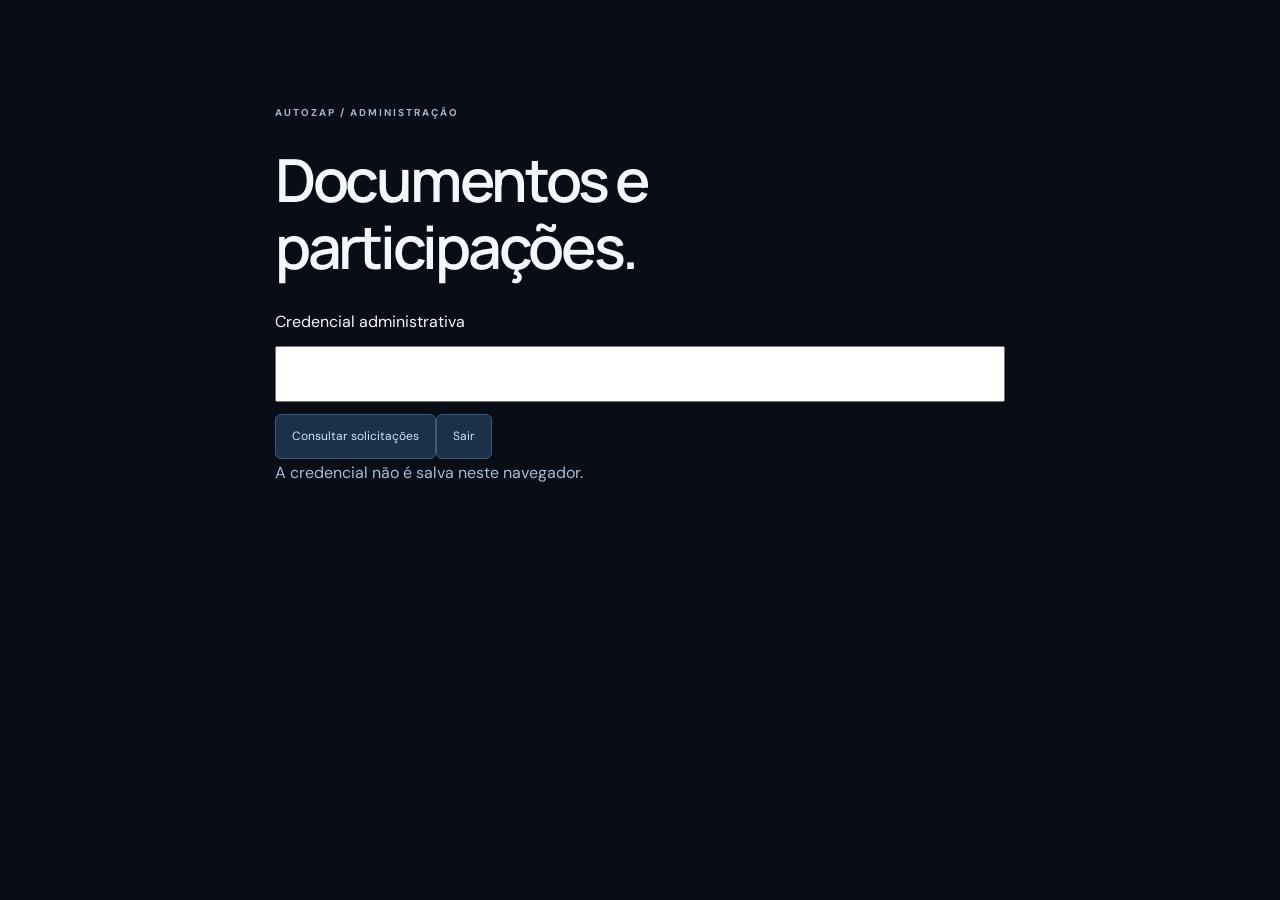
<file: captacao-admin.html>
<!doctype html><html lang="pt-BR"><head><meta charset="utf-8"><meta name="viewport" content="width=device-width,initial-scale=1"><meta name="robots" content="noindex,nofollow"><meta name="referrer" content="no-referrer"><title>AutoZap · Gestão de participações</title><link rel="icon" href="assets/favicon.png"><link rel="stylesheet" href="style.css"><link rel="stylesheet" href="captacao.css?v=flow1"></head><body><main class="member-shell"><p class="eyebrow">AUTOZAP / ADMINISTRAÇÃO</p><h1>Documentos e participações.</h1><form id="adminLogin" class="admin-auth"><label for="adminKey">Credencial administrativa<input id="adminKey" type="password" autocomplete="off" required></label><button type="submit" class="raise-secondary">Consultar solicitações</button><button type="button" class="raise-secondary" id="adminLogout">Sair</button></form><p id="adminStatus" role="status" class="member-status">A credencial não é salva neste navegador.</p><section id="adminOrders" class="admin-list"></section></main><script src="captacao-config.js?v=server1"></script><script src="captacao-admin.js?v=flow1"></script></body></html>
</file>
<file: style.css>
@import url('https://fonts.googleapis.com/css2?family=DM+Sans:wght@400;500;600;700&family=Manrope:wght@400;500;600;700;800&display=swap');
:root{--bg:#080d16;--panel:#101826;--line:#233043;--muted:#9ba9bd;--white:#f4f7fc;--blue:#4a91ff;--cyan:#7ee0e8}*{box-sizing:border-box}html{scroll-behavior:smooth;scroll-padding-top:100px}body{margin:0;background:var(--bg);color:var(--white);font-family:'DM Sans',sans-serif;font-size:16px;line-height:1.6}button,input,select{font:inherit}a{color:inherit;text-decoration:none}button,a,input,select,summary{ -webkit-tap-highlight-color:transparent}button:focus-visible,a:focus-visible,input:focus-visible,select:focus-visible,summary:focus-visible{outline:3px solid var(--cyan);outline-offset:5px}button{cursor:pointer}.wrap{width:min(1240px,calc(100% - 96px));margin:auto}header{max-width:1440px;margin:auto;padding:25px 48px;display:flex;align-items:center;justify-content:space-between;border-bottom:1px solid #192333;gap:30px}.brand{display:flex;align-items:center;gap:10px;font-family:Manrope,sans-serif;font-size:25px;font-weight:800;letter-spacing:-1px}.brand-mark{height:34px;width:34px;background:var(--blue);color:#08111f;display:grid;place-items:center;border-radius:10px;font-size:29px}.blue{color:var(--blue)}nav{display:flex;gap:32px;font-size:13px;color:#bac5d6}.nav-cta{font-size:12px;border:1px solid #34465e;padding:11px 17px;border-radius:5px}.nav-cta span{margin-left:16px}.hero{min-height:710px;display:grid;grid-template-columns:1.08fr 1fr;align-items:center;gap:20px;padding-top:45px;padding-bottom:65px}.eyebrow{font-size:10px;letter-spacing:2px;font-weight:700;color:#a8b6ca;margin:0 0 25px}.pulse{display:inline-block;width:6px;height:6px;border-radius:50%;background:var(--cyan);box-shadow:0 0 16px #6cf6ff;margin-right:10px}h1,h2,h3,p{margin-top:0}h1,h2,h3{font-family:Manrope,sans-serif;letter-spacing:-.055em}h1{font-size:clamp(42px,4.65vw,67px);line-height:1.13;margin-bottom:28px;font-weight:600}.lead{font-size:16px;color:#a9b7cb;max-width:505px;line-height:1.85}.hero-actions{display:flex;align-items:center;gap:23px;margin:32px 0 22px}.button{display:inline-flex;align-items:center;justify-content:space-between;gap:32px;font-size:12px;font-weight:700;padding:16px 23px;border-radius:5px}.primary{background:var(--blue);color:#061224;transition:background .2s,transform .2s}.primary:hover{background:#80b3ff;transform:translateY(-2px)}.text-link{font-size:12px;color:#c2cede}.fine{font-size:10px;line-height:1.8;color:#8191aa}.hero-copy .fine{max-width:430px}.hero-visual{height:550px;position:relative;overflow:hidden;background:radial-gradient(ellipse at center,#163a6938,transparent 62%)}.orbit{position:absolute;left:50%;top:46%;border:1px solid #4778b12d;border-radius:50%;transform:translate(-50%,-50%)}.o1{width:210px;height:210px}.o2{width:360px;height:360px;border-style:dashed}.o3{width:500px;height:500px}.orb-center{width:170px;height:170px;position:absolute;left:50%;top:46%;transform:translate(-50%,-50%);display:flex;flex-direction:column;align-items:center;justify-content:center;border-radius:35px;border:1px solid #4e8ed388;background:linear-gradient(135deg,#1d3c61,#0b1b30 60%);box-shadow:0 0 70px #1e70da33,inset 0 1px 0 #9bbded33}.orb-icon{font-size:41px;color:var(--blue);line-height:1}.orb-center strong{font-size:29px;letter-spacing:-1.5px}.orb-center strong span{color:var(--blue)}.orb-center small{font-size:7px;letter-spacing:2px;color:#91a4bd;margin-top:5px}.sat{position:absolute;display:flex;gap:12px;align-items:center;padding:14px 18px;background:linear-gradient(120deg,#152238ee,#0c1422ee);border:1px solid #345073;border-radius:11px;box-shadow:0 12px 35px #0005;font-size:10px;color:#9babbe}.sat i{font-style:normal;border:1px solid #39679c;border-radius:7px;padding:7px;color:var(--blue)}.sat strong{display:block;font-size:12px;color:#e8eff9;font-weight:500}.s1{top:12%;left:14%}.s2{top:47%;right:0}.s3{bottom:17%;left:1%}.signal{position:absolute;bottom:0;left:0;right:0;text-align:center}.signal b{display:block;font-size:8px;letter-spacing:2px;color:#7ca1d3}.signal small{font-size:9px;color:#687d99}.thesis-strip{border-top:1px solid var(--line);border-bottom:1px solid var(--line);background:#0b121f}.strip-inner{display:flex;align-items:center;justify-content:space-between;gap:15px;padding:24px 0}.strip-inner span{font-size:8px;letter-spacing:1.5px;color:#72839d}.strip-inner strong{font-size:13px;font-weight:500;color:#c1cede}.section{padding-top:105px;padding-bottom:105px}.section-heading{display:grid;grid-template-columns:1fr 1fr;column-gap:100px;align-items:end;margin-bottom:45px}.section-heading .eyebrow{grid-column:1/-1}.section-heading h2{font-size:44px;line-height:1.2;font-weight:500;margin:0}.section-heading>p:last-child:not(.eyebrow){font-size:14px;color:var(--muted);max-width:430px;margin:0 0 4px}.product-layout{display:grid;grid-template-columns:.85fr 1.15fr;gap:45px;margin:60px 0 45px}.product-tabs{display:flex;flex-direction:column;gap:12px}.product-tab{display:flex;gap:20px;text-align:left;color:#8291a7;align-items:center;padding:28px 22px;border:1px solid transparent;border-bottom-color:var(--line);background:transparent;border-radius:8px}.product-tab>span{font-size:10px;align-self:flex-start;margin-top:3px;color:#5f7898}.product-tab strong{display:block;font-size:17px;color:#c7d3e4;font-weight:500}.product-tab small{font-size:11px}.product-tab b{margin-left:auto;font-size:20px;font-weight:400}.product-tab.active{background:#142238;border:1px solid #37609b}.product-tab.active b,.product-tab.active>span{color:var(--blue)}.product-panel{min-height:320px;background:linear-gradient(130deg,#132137,#0e1727);border:1px solid #2a3e58;border-radius:14px;padding:28px 34px;position:relative}.panel-top{display:flex;justify-content:space-between;align-items:center;border-bottom:1px solid #2a3e58;padding-bottom:15px;font-size:10px;color:#94aac5}.panel-top b{color:#e8f0fb;font-weight:500}.demo-label{font-size:8px;letter-spacing:1px;border:1px solid #38506b;padding:3px 7px;border-radius:3px}.chat{margin-top:23px;font-size:12px;line-height:1.7}.bubble{padding:12px 16px;background:#1d2d43;border:1px solid #304863;border-radius:12px 12px 12px 3px;max-width:85%;margin-bottom:12px}.bubble.blue-bubble{background:#244d80;border-color:#36659e;margin-left:auto;border-radius:12px 12px 3px 12px}.chat small{font-size:9px;color:#9db3cc}.demo-row{display:flex;align-items:center;gap:15px;border-bottom:1px solid #273c57;padding:17px 0;font-size:12px}.demo-row span{margin-left:auto;font-size:9px;color:var(--cyan);padding:3px 8px;background:#14363b;border-radius:3px}.demo-row i{font-style:normal;color:var(--blue)}.feature-grid{display:grid;grid-template-columns:repeat(4,1fr);gap:30px;border-top:1px solid var(--line);padding-top:35px}.feature-grid span{font-size:9px;color:var(--blue);letter-spacing:1.4px}.feature-grid h3{font-size:17px;letter-spacing:-.03em;font-weight:500;margin:11px 0}.feature-grid p{font-size:12px;color:var(--muted);line-height:1.8}.note{font-size:10px;color:#8999b1;line-height:1.85;border-left:2px solid #385577;padding-left:14px;margin:30px 0 0}.workflow{background:#edf2f8;color:#101c2d}.workflow .eyebrow{color:#5b708b}.compact{display:block}.compact h2{font-size:44px}.flow{display:grid;grid-template-columns:repeat(3,1fr);gap:50px;margin-top:60px}.flow article{border-top:1px solid #b9c8db;padding-top:22px}.flow article>span{font-size:11px;color:#427ac5}.flow h3{font-size:22px;margin:15px 0}.flow p{font-size:13px;color:#596b80}.big-statement{display:grid;grid-template-columns:.6fr 1.4fr 1fr;gap:45px;align-items:center;border-top:1px solid #b9c8db;margin-top:60px;padding-top:45px}.big-statement>span{font-size:9px;letter-spacing:1.5px;color:#526c8c}.big-statement p{font-family:Manrope;font-size:32px;line-height:1.35;letter-spacing:-1.4px;margin:0}.big-statement em{font-style:normal;color:#4478be}.big-statement small{font-size:11px;color:#617389}.roadmap{display:grid;grid-template-columns:repeat(4,1fr);border-top:1px solid var(--line);margin:60px 0}.roadmap article{padding:30px 25px 15px 0;border-right:1px solid var(--line);margin-right:25px}.roadmap article:last-child{border:0;margin:0}.stage{font-size:9px;color:var(--blue);letter-spacing:1.5px}.roadmap h3{font-size:24px;line-height:1.3;font-weight:500;margin:25px 0 18px}.roadmap p{font-size:12px;color:var(--muted);min-height:100px}.roadmap small{font-size:10px;color:#7087a5;display:block;border-top:1px solid #1e2c3f;padding-top:16px}.ambition{display:grid;grid-template-columns:1fr 1fr;gap:70px;border:1px solid #2a4469;border-radius:12px;padding:48px;background:radial-gradient(ellipse at left top,#18345a,#0e192b 75%)}.ambition h3{font-size:42px;font-weight:500;line-height:1.2;margin-bottom:20px}.ambition p{font-size:12px;color:#9aaec7;max-width:370px}.ambition .eyebrow{font-size:8px}.ambition-metrics{display:grid;grid-template-columns:1fr 1fr;gap:25px;align-content:center}.ambition-metrics span{font-size:8px;letter-spacing:.8px;color:#a8b9cf;display:block;line-height:1.8}.ambition-metrics strong{font-family:Manrope;font-size:32px;font-weight:500;color:#d8e8ff}.ambition-metrics p{grid-column:1/-1;font-size:10px;line-height:1.8;margin:0}.sim-section{background:#0d1522;border-top:1px solid var(--line);border-bottom:1px solid var(--line)}.scenario-banner{display:flex;gap:12px;align-items:center;padding:12px 16px;background:#172438;border:1px solid #2a3d58;border-radius:5px;font-size:11px;margin-bottom:25px}.scenario-banner>span:last-child{margin-left:auto;color:#93a7c2}.status-dot{height:6px;width:6px;background:var(--blue);border-radius:50%}.scenario-banner strong{font-weight:500}.sim-layout{display:grid;grid-template-columns:340px 1fr;gap:45px}.controls{padding:28px;background:#101b2c;border:1px solid #293c57;border-radius:10px}.controls h3{font-size:19px;font-weight:500;margin-bottom:25px}.controls label{display:block;font-size:10px;color:#a6b7cd;margin-bottom:16px}.controls label>span{float:right;color:#5c86bb}.controls input,.controls select{display:block;width:100%;background:#0a1220;border:1px solid #304560;border-radius:5px;color:#e0ebfb;padding:9px 12px;margin-top:6px;font-size:13px;min-width:0}.control-pair{display:grid;grid-template-columns:1fr 1fr;gap:12px}.reset{width:100%;border:1px solid #2f4665;border-radius:5px;background:transparent;color:#9ebde6;font-size:11px;padding:10px}.controls>p{font-size:9px;color:#7e93b0;margin:16px 0 0}.main-result{padding:12px 0 22px;border-bottom:1px solid #293d58}.main-result>span,.mini-results span{font-size:9px;letter-spacing:1.1px;color:#91a4be}.main-result strong{display:block;font-family:Manrope;font-size:50px;font-weight:500;letter-spacing:-2px;line-height:1.5}.main-result p{font-size:10px;color:#8197b4;margin:0}.mini-results{display:grid;grid-template-columns:1fr 1fr;gap:25px;margin:22px 0 32px}.mini-results strong{display:block;font-family:Manrope;font-size:24px;font-weight:500;letter-spacing:-.7px;margin-top:5px}.chart-header{display:flex;align-items:center;justify-content:space-between;gap:20px}.chart-header h3{font-size:12px;letter-spacing:0;font-weight:500}.chart-header>span{font-size:8px;color:#90a5bf;white-space:nowrap}.chart-header i{display:inline-block;width:6px;height:6px;border-radius:2px;background:var(--blue);margin:0 4px 0 10px}.chart-header i.cyan{background:var(--cyan)}.chart{display:flex;gap:10px;height:180px;align-items:flex-end;padding-top:12px;background:repeating-linear-gradient(to top,transparent 0,transparent 44px,#293b522f 44px,#293b522f 45px);border-bottom:1px solid #345070}.bar-wrap{height:100%;flex:1;display:flex;align-items:flex-end;position:relative}.bar{width:100%;border-radius:3px 3px 0 0;overflow:hidden;display:flex;flex-direction:column;min-height:2px}.bar>div{background:var(--cyan);min-height:0}.bar>div:last-child{background:linear-gradient(#5599fc,#3267ae)}.bar-wrap:hover .bar{filter:brightness(1.2)}.chart-axis{display:flex;justify-content:space-between;font-size:9px;color:#718ba9;margin-top:9px}.month-details{margin-top:20px;border-top:1px solid #2a3d56;font-size:11px}.month-details summary{cursor:pointer;padding:15px 0;list-style:none;display:flex;justify-content:space-between}.month-details summary span{color:var(--blue)}.table-scroll{overflow-x:auto}table{width:100%;border-collapse:collapse;font-size:11px;text-align:right}th,td{padding:9px;border-bottom:1px solid #26364d}th{color:#92a9c5;font-weight:500}th:first-child,td:first-child{text-align:left}.capital-layout{display:grid;grid-template-columns:1fr 1fr;gap:50px;margin-top:65px}.valuation>span{font-size:9px;letter-spacing:1.5px;color:#91a4be}.valuation>strong{display:block;font-family:Manrope;font-size:86px;letter-spacing:-6px;font-weight:500;line-height:1.1;margin:20px 0 26px}.valuation>strong span{font-size:42px;letter-spacing:-2px;margin-left:15px}.valuation>p{font-size:12px;color:var(--muted);max-width:440px}.valuation-equation{display:flex;align-items:center;gap:20px;border-top:1px solid var(--line);padding-top:25px;margin-top:30px}.valuation-equation span{font-size:20px;color:#c5d9f3}.valuation-equation small{display:block;font-size:9px;color:#7b94b4}.valuation-equation b{font-weight:400;color:#496586}.round{border:1px solid #2a3e58;background:#101b2b;padding:32px;border-radius:12px}.round-top{display:flex;gap:28px;align-items:center}.donut{height:140px;width:140px;flex-shrink:0;border-radius:50%;background:conic-gradient(var(--blue) 0% 10%,#24364f 10% 100%);padding:13px;transform:rotate(-36deg)}.donut>div{height:100%;border-radius:50%;background:#101b2b;display:flex;flex-direction:column;justify-content:center;align-items:center;transform:rotate(36deg)}.donut strong{font-size:29px;font-weight:500}.donut span{font-size:7px;letter-spacing:1.5px;color:#91a5bf}.round h3{font-size:25px;letter-spacing:-1px;margin:0}.round-top p{font-size:10px;color:var(--muted);margin-bottom:12px}.round ul{list-style:none;padding:0;margin:0;font-size:10px;color:#a6b8d1}.round li i{display:inline-block;width:6px;height:6px;background:#334c6e;margin-right:8px}.round li:last-child i{background:var(--blue)}.round-units{display:grid;grid-template-columns:repeat(3,1fr);gap:15px;border-top:1px solid #293c55;margin-top:30px;padding-top:25px}.round-units strong{font-size:20px;font-weight:500;display:block;white-space:nowrap}.round-units span{font-size:9px;color:#8199b8;display:block;line-height:1.5}.round .fine{margin:20px 0 0;font-size:9px}.use-of-capital{margin-top:65px;display:grid;grid-template-columns:repeat(4,1fr);gap:30px}.use-of-capital>h3{grid-column:1/-1;font-size:20px;font-weight:500;margin-bottom:10px}.use-of-capital>div{border-top:1px solid var(--line);padding-top:20px}.use-of-capital>div>span{font-size:9px;color:var(--blue)}.use-of-capital p{font-size:11px;color:var(--muted)}.use-of-capital strong{display:block;font-size:13px;color:#d0ddef;margin:12px 0}.risk-section{background:#0d1726;border-top:1px solid var(--line);border-bottom:1px solid var(--line);padding:75px 0}.risk-inner{display:grid;grid-template-columns:1fr 1fr;gap:100px}.risk-inner h2{font-size:34px;font-weight:500;line-height:1.25}.risk-inner>div>p:last-child{font-size:12px;color:#8ea3c0;max-width:430px}.risk-list details{border-bottom:1px solid #2a3b53}.risk-list summary{font-size:12px;cursor:pointer;padding:18px 0;list-style:none}.risk-list summary::after{content:'+';float:right;color:var(--blue)}.risk-list details[open] summary::after{content:'−'}.risk-list p{font-size:11px;color:#90a6c3;padding-right:25px}.closing{text-align:center;padding:100px 0}.closing h2{font-size:52px;line-height:1.2;font-weight:500;margin-bottom:30px}footer{display:flex;align-items:center;gap:30px;border-top:1px solid var(--line);padding-top:25px;padding-bottom:35px}footer p{font-size:9px;color:#7a8ea9;margin:0 0 0 auto}footer>span{font-size:8px;color:#647c9c}.skip{position:absolute;left:20px;top:-100px;padding:10px;background:#fff;color:#000;z-index:20}.skip:focus{top:10px}.sr-only{position:absolute;width:1px;height:1px;overflow:hidden;clip:rect(0,0,0,0);white-space:nowrap}
@media(max-width:1050px){.wrap{width:calc(100% - 64px)}header{padding:22px 32px}.hero{grid-template-columns:1.05fr 1fr;min-height:650px}.hero-visual{height:460px}.sat{padding:10px}.s1{left:1%}.s2{right:0}.s3{left:0}.hero-actions{flex-wrap:wrap}.section-heading{column-gap:50px}.sim-layout{grid-template-columns:300px 1fr;gap:30px}.main-result strong{font-size:40px}.valuation>strong{font-size:66px}.valuation>strong span{font-size:33px}.capital-layout{gap:30px}.round{padding:24px}.round-top{gap:20px}.donut{height:110px;width:110px}.round h3{font-size:23px}.round-units strong{font-size:17px}.ambition{gap:35px;padding:35px}.ambition-metrics strong{font-size:26px}.risk-inner{gap:50px}}
@media(max-width:760px){html{scroll-padding-top:20px}.wrap{width:calc(100% - 40px)}header{padding:18px 20px;gap:15px}.brand{font-size:24px}nav{display:none}.nav-cta{font-size:10px;padding:9px}.nav-cta span{margin-left:5px}.hero{display:block;padding-top:50px;padding-bottom:30px;min-height:0}.hero h1{font-size:44px}.hero .lead{font-size:14px}.hero-visual{height:440px;max-width:500px;margin:20px auto 0}.s1{left:12%;top:10%}.s2{right:2%}.s3{left:5%;bottom:14%}.o3{width:420px;height:420px}.strip-inner{flex-wrap:wrap;justify-content:center;padding:20px 0;gap:12px 20px}.strip-inner>span:first-child{width:100%;text-align:center}.strip-inner>span:last-child{display:none}.strip-inner strong{font-size:10px}.section{padding:65px 0}.section-heading{display:block;margin-bottom:30px}.section-heading h2,.compact h2{font-size:34px;margin-bottom:20px}.section-heading>p:last-child:not(.eyebrow){font-size:13px}.eyebrow{font-size:9px;letter-spacing:1.5px;margin-bottom:20px}.product-layout{grid-template-columns:1fr;gap:20px;margin:30px 0}.product-tabs{gap:5px}.product-tab{padding:18px}.product-tab strong{font-size:15px}.product-tab small{font-size:10px}.product-panel{padding:23px;min-height:290px}.feature-grid{grid-template-columns:1fr 1fr;gap:20px}.feature-grid h3{font-size:16px}.feature-grid p{font-size:11px}.flow{grid-template-columns:1fr;gap:25px;margin-top:35px}.flow article{padding-top:16px}.flow h3{font-size:23px;margin:10px 0}.flow p{max-width:480px}.big-statement{grid-template-columns:1fr;gap:18px;margin-top:35px;padding-top:30px}.big-statement p{font-size:29px}.big-statement small{max-width:420px}.roadmap{grid-template-columns:1fr 1fr;gap:25px;margin:35px 0}.roadmap article{margin:0;padding:25px 10px 20px 0;border-right:0;border-bottom:1px solid var(--line)}.roadmap h3{font-size:24px;margin:18px 0 12px}.roadmap p{font-size:11px;min-height:0}.roadmap small{font-size:9px}.ambition{grid-template-columns:1fr;gap:25px;padding:27px}.ambition h3{font-size:36px}.ambition .eyebrow{font-size:7px}.ambition-metrics{gap:20px}.ambition-metrics strong{font-size:28px}.scenario-banner{flex-wrap:wrap;gap:8px;font-size:10px}.scenario-banner>span:last-child{width:100%;margin:0 0 0 14px;font-size:9px}.sim-layout{grid-template-columns:1fr;gap:30px}.controls{padding:24px}.controls label{font-size:11px}.controls input,.controls select{padding:10px;font-size:15px}.controls h3{font-size:21px}.main-result strong{font-size:43px}.mini-results strong{font-size:24px}.mini-results span{font-size:8px}.chart{gap:7px}.chart-header{gap:8px}.chart-header h3{font-size:11px}.chart-header>span{font-size:7px}.capital-layout{grid-template-columns:1fr;gap:30px;margin-top:40px}.valuation>strong{font-size:77px}.valuation>strong span{font-size:38px;margin-left:12px}.valuation-equation{gap:20px;justify-content:space-between}.valuation-equation span{font-size:20px}.round{padding:25px}.round-top{gap:25px}.donut{height:125px;width:125px}.round-units strong{font-size:19px}.use-of-capital{grid-template-columns:1fr 1fr;gap:25px;margin-top:40px}.use-of-capital>h3{font-size:19px}.risk-inner{grid-template-columns:1fr;gap:20px}.risk-section{padding:55px 0}.risk-inner h2{font-size:33px}.risk-list summary{font-size:12px}.closing{padding:65px 0}.closing h2{font-size:37px}footer{flex-wrap:wrap;gap:10px 20px}footer p{margin:0;font-size:8px}footer>span{width:100%}.note{font-size:9px}.fine{font-size:9px}}
@media(prefers-reduced-motion:reduce){html{scroll-behavior:auto}*{transition:none!important}}
.actual-logo{display:block;width:178px;height:51px;background-image:url('assets/autozap-brand-source.jpeg');background-repeat:no-repeat;background-size:401px 401px;background-position:-38px -29px;border-radius:3px}.actual-robot{display:block;width:55px;height:55px;background-image:url('assets/autozap-brand-source.jpeg');background-repeat:no-repeat;background-size:401px 401px;background-position:-38px -29px;mix-blend-mode:screen}.orb-center{padding-top:8px}@media(max-width:760px){.actual-logo{width:145px;height:42px;background-size:326px 326px;background-position:-31px -23px}}
/* Refined entry and interactive journey */
header{position:relative;z-index:2}.hero{position:relative;min-height:750px;padding-top:55px}.hero-copy{position:relative;z-index:1;animation:heroIn .85s ease-out both}.hero h1{font-size:clamp(43px,4.6vw,67px);font-weight:500;line-height:1.13;letter-spacing:-.065em}.hero-word{position:relative;font-weight:700;background:linear-gradient(100deg,#5e9fff,#67caff);background-clip:text;-webkit-background-clip:text;-webkit-text-fill-color:transparent}.hero-spark{position:absolute;font-size:17px;right:-24px;top:0;color:#9deaf3;-webkit-text-fill-color:#9deaf3;animation:sparkPulse 4s ease-in-out infinite}.hero-visual{overflow:visible;isolation:isolate}.hero-glow{position:absolute;inset:12% 3% 14%;border-radius:50%;background:radial-gradient(ellipse,#2371ce44,transparent 68%);filter:blur(35px);animation:glowBreathe 7s ease-in-out infinite;z-index:-1}.orb-center{box-shadow:0 0 0 12px #4e8ad008,0 0 0 25px #4e8ad005,0 0 90px #2580f43b,inset 0 1px 0 #9bbded55;animation:coreFloat 6s ease-in-out infinite}.o2{animation:orbitTurn 70s linear infinite}.o3{border-color:#4d8bcb26}.sat{backdrop-filter:blur(14px);box-shadow:0 14px 50px #0006,inset 0 1px 0 #99c0ec16;animation:satelliteFloat 6s ease-in-out infinite}.s2{animation-delay:-2s}.s3{animation-delay:-4s}.product-tab,.nav-cta{transition:border-color .25s,background .25s,transform .25s}.product-tab:hover{border-color:#4674ad;background:#132238}.nav-cta:hover{border-color:#6ba5f2;background:#142237}.hero-actions .primary{box-shadow:0 7px 30px #2377e72b}.reveal-ready{opacity:0;transform:translateY(20px);transition:opacity .75s ease,transform .75s ease}.reveal-ready.revealed{opacity:1;transform:none}.participation-section{background:radial-gradient(ellipse at top right,#122d4c77,transparent 60%),#0c1421;border-top:1px solid #243752}.demo-notice{display:flex;gap:18px;align-items:center;margin-bottom:25px;border:1px solid #2e4665;padding:15px 18px;border-radius:8px;background:#152238}.demo-chip{font-size:8px;letter-spacing:1px;font-weight:700;padding:5px 9px;border:1px solid #5b91cf;border-radius:4px;color:#a7d2ff;white-space:nowrap}.demo-notice p{font-size:11px;color:#9eb2cd;margin:0}.investment-demo{display:grid;grid-template-columns:285px 1fr;border:1px solid #314b6d;border-radius:16px;overflow:hidden;background:#101c2e;box-shadow:0 25px 70px #0002}.demo-sidebar{padding:35px 25px;background:linear-gradient(160deg,#142841,#0c1829);border-right:1px solid #2b415e}.demo-side-title>span{display:block;font-size:8px;letter-spacing:1.7px;color:#7298c5;margin-bottom:16px}.demo-side-title>strong{display:block;font:500 25px/1.3 Manrope;letter-spacing:-1px}.journey-steps{list-style:none;margin:32px 0 25px;padding:0;display:grid;gap:6px}.journey-steps button{display:flex;gap:13px;align-items:center;text-align:left;width:100%;border:1px solid transparent;border-radius:7px;background:transparent;color:#a2b7d0;padding:13px 10px;transition:background .2s,border-color .2s}.journey-steps button>span{display:grid;place-items:center;height:29px;width:29px;flex-shrink:0;font-size:10px;border:1px solid #355474;border-radius:50%;color:#759cc9}.journey-steps button div{font-size:12px}.journey-steps button small{display:block;font-size:9px;color:#6983a4}.journey-steps button.selected{border-color:#385f90;background:#1e3a5d;color:#eff7ff}.journey-steps button.selected>span{background:var(--blue);color:#08152a;border-color:var(--blue)}.journey-steps button.selected small{color:#9abce5}.demo-sidebar-note{border-top:1px solid #294361;padding-top:20px;display:flex;gap:15px}.demo-sidebar-note>span{color:#6aa6f5;font-size:20px}.demo-sidebar-note p{font-size:9px;color:#7796ba}.demo-main{padding:33px 40px;display:flex;flex-direction:column;min-height:625px}.demo-progress{display:flex;justify-content:space-between;gap:12px;font-size:8px;letter-spacing:1px;color:#6e8cb0;padding-bottom:25px;border-bottom:1px solid #293e59}.demo-progress>span:first-child{color:#8ebaf0}#journeyPanel{padding:30px 0;flex:1;outline:none}.journey-kicker{font-size:8px;color:#6c9bd6;letter-spacing:1.2px;margin-bottom:12px}#journeyPanel h3{font-size:32px;font-weight:500;line-height:1.25;margin-bottom:16px}.journey-intro{font-size:12px;color:#91a9c6;max-width:540px;line-height:1.8}.fictional-profile{display:flex;align-items:center;gap:13px;margin:25px 0 20px;padding:17px;border:1px solid #314b6c;border-radius:8px;background:#15253b}.avatar-demo{width:38px;height:38px;display:grid;place-items:center;background:#294e7b;border-radius:50%;color:#aacfff;font-size:15px}.fictional-profile strong{font-size:12px;display:block;font-weight:500}.fictional-profile div>span{font-size:9px;color:#7898bd;display:block}.tag-demo{margin-left:auto;font-size:7px;padding:3px 6px;border:1px solid #395b83;color:#a4c4ea;border-radius:3px}.demo-fields{display:grid;grid-template-columns:1fr 1fr;gap:15px}.demo-fields>div{border:1px solid #2b415e;border-radius:6px;padding:11px 14px;background:#0c1727}.demo-fields span{font-size:8px;color:#6e8bab;display:block}.demo-fields strong{font-size:11px;color:#9db3ce;font-weight:400}.demo-help{font-size:9px;color:#7793b6;line-height:1.8;margin:16px 0 0;border-left:2px solid #3a6090;padding-left:12px}.demo-navigation{display:flex;align-items:center;justify-content:space-between;gap:15px;border-top:1px solid #2b415d;padding-top:22px}.demo-navigation .button{border:0;font-size:10px;padding:13px 18px;gap:20px}.back-button{background:transparent;border:0;color:#97b4d7;font-size:11px;padding:10px 0}.back-button:disabled{opacity:.35;cursor:default}.risk-checks{display:grid;gap:10px;margin-top:22px}.risk-checks>div{display:flex;gap:14px;border-top:1px solid #263e5c;padding-top:13px}.risk-checks>div>span{font-size:9px;color:#6fa0db}.risk-checks p{font-size:10px;color:#819dbc;margin:0}.risk-checks strong{font-size:12px;color:#c2d5ef;display:block;margin-bottom:4px;font-weight:500}.document-preview{margin-top:22px}.document-preview>div{display:flex;align-items:center;gap:14px;border-bottom:1px solid #2c415d;padding:16px 0}.document-preview>div>span{color:#79a9e4;font-size:22px}.document-preview p{margin:0}.document-preview strong{font-size:11px;font-weight:500;display:block}.document-preview small{font-size:9px;color:#7292b7;display:block}.document-preview b{margin-left:auto;color:#7e9bbf;font-size:8px;font-weight:400;border:1px solid #324d6e;border-radius:3px;padding:4px 7px;white-space:nowrap}.sample-order{background:#152a44;border:1px solid #355e8c;border-radius:8px;padding:18px;margin:22px 0 18px}.sample-order>span{font-size:7px;color:#8db7e9;letter-spacing:1px}.sample-order>div{display:flex;gap:15px;align-items:center;justify-content:space-between;margin-top:13px}.sample-order p{font-size:12px;margin:0}.sample-order small{display:block;font-size:8px;color:#839fc2;max-width:240px;margin-top:3px}.sample-order strong{font-size:24px;white-space:nowrap;font-weight:500}.payment-previews{display:grid;grid-template-columns:1fr 1fr;gap:12px}.payment-previews>div{position:relative;border:1px dashed #39516f;border-radius:7px;padding:15px;background:#0c1727}.payment-previews>div>span{float:right;color:#718eaf;font-size:24px}.payment-previews strong{display:block;font-size:13px;font-weight:500;color:#9bb5d5}.payment-previews small{display:block;font-size:8px;color:#6d88a9}.journey-end{display:flex;gap:15px;align-items:center;padding:22px;background:#16313b;border:1px solid #32616d;border-radius:8px;margin:25px 0}.journey-end>span{font-size:25px;color:#89d6df}.journey-end strong{font-size:14px;font-weight:500}.journey-end p{font-size:10px;color:#8cafb9;margin:5px 0 0}.final-prerequisites>span{font-size:8px;color:#819fc5;letter-spacing:1px}.final-prerequisites p{font-size:11px;color:#9fb5d0;margin-top:10px}@keyframes heroIn{from{opacity:0;transform:translateY(14px)}to{opacity:1;transform:none}}@keyframes satelliteFloat{0%,100%{transform:translateY(0)}50%{transform:translateY(-9px)}}@keyframes coreFloat{0%,100%{transform:translate(-50%,-50%)}50%{transform:translate(-50%,-54%)}}@keyframes glowBreathe{0%,100%{opacity:.65;transform:scale(.95)}50%{opacity:1;transform:scale(1.08)}}@keyframes sparkPulse{0%,100%{opacity:.5;transform:scale(.85)}50%{opacity:1;transform:scale(1.05)}}@keyframes orbitTurn{from{transform:translate(-50%,-50%) rotate(0)}to{transform:translate(-50%,-50%) rotate(360deg)}}
@media(max-width:1050px){nav{gap:18px}.investment-demo{grid-template-columns:250px 1fr}.demo-main{padding:30px}.hero{min-height:700px}}@media(max-width:760px){.hero{min-height:0;padding-top:48px;overflow:hidden}.hero h1{font-size:43px}.hero-spark{font-size:13px;right:-19px}.hero-visual{overflow:visible}.investment-demo{grid-template-columns:1fr}.demo-sidebar{padding:22px;border-right:0;border-bottom:1px solid #2b415e}.demo-side-title>strong{font-size:21px}.demo-side-title>strong br{display:none}.demo-side-title>span{font-size:7px;margin-bottom:10px}.journey-steps{display:flex;justify-content:space-between;margin:20px 0 0;gap:5px}.journey-steps li{flex:1}.journey-steps button{padding:6px 3px;justify-content:center}.journey-steps button>span{height:28px;width:28px;font-size:9px}.journey-steps button div{display:none}.demo-sidebar-note{display:none}.demo-main{padding:23px;min-height:590px}.demo-progress{font-size:7px;letter-spacing:.5px;padding-bottom:20px}.demo-notice{display:block;padding:15px}.demo-notice p{font-size:10px;margin-top:10px}.demo-chip{font-size:7px}#journeyPanel{padding:25px 0}#journeyPanel h3{font-size:28px}.journey-intro{font-size:11px}.fictional-profile{padding:13px;gap:10px}.fictional-profile div>span{font-size:8px}.fictional-profile strong{font-size:11px}.avatar-demo{height:32px;width:32px;flex-shrink:0}.demo-fields{grid-template-columns:1fr;gap:9px}.demo-fields>div{padding:10px 12px}.demo-fields strong{font-size:11px}.demo-navigation .button{font-size:9px;padding:12px;gap:10px}.back-button{font-size:10px}.sample-order>div{display:block}.sample-order strong{display:block;margin-top:10px}.sample-order small{max-width:none}.document-preview{margin-top:15px}.document-preview strong{font-size:10px}.document-preview small{font-size:8px}.document-preview>div{gap:10px}.document-preview b{font-size:7px;padding:3px 5px}.journey-end{padding:17px;gap:12px}.journey-end strong{font-size:13px}}
@media(prefers-reduced-motion:reduce){*{animation:none!important;transition:none!important}.reveal-ready{opacity:1;transform:none}}
.clean-brand-logo{display:block;width:190px;height:auto;object-fit:contain;border-radius:7px}.core-brand-logo{display:block;width:155px;height:auto;border-radius:9px}.orb-center{width:195px;height:170px;background:linear-gradient(140deg,#173151,#0a1525 70%);padding:22px 15px;gap:15px}.orb-center small{font-size:7px;letter-spacing:2.4px}header{padding-top:15px;padding-bottom:15px}footer .clean-brand-logo{width:140px}@media(max-width:760px){.clean-brand-logo{width:155px}.core-brand-logo{width:145px}.orb-center{width:180px;height:160px}.nav-cta{font-size:9px}header{gap:10px}}
.aspiration-note{font-size:12px;line-height:1.75;color:#b0c1d8;max-width:520px;margin:-7px 0 24px;padding-left:14px;border-left:2px solid #4b82c1}.hero h1 .hero-word{white-space:nowrap}@media(max-width:760px){.hero h1{font-size:clamp(31px,9.5vw,43px)}.aspiration-note{font-size:11px;margin-top:0;max-width:100%}}
/* V5: editorial opening and dedicated capital workspace */
[hidden]{display:none!important}.hero-editorial{grid-template-columns:1fr 1.05fr;gap:46px;min-height:680px;padding:65px 0 74px;overflow:visible}.hero-editorial h1{font-size:clamp(40px,4.25vw,61px);line-height:1.08;letter-spacing:-.055em;font-weight:600;max-width:590px;margin:0 0 30px}.hero-editorial h1 .blue{color:#70a8ff}.hero-editorial .eyebrow{color:#81a7d6;letter-spacing:2.4px;margin-bottom:23px}.hero-subtitle{font-family:Manrope,sans-serif;font-size:22px;font-weight:500;line-height:1.4;letter-spacing:-.6px;margin-bottom:14px}.hero-editorial .lead{font-size:14px;line-height:1.75;max-width:380px}.hero-editorial .hero-actions{gap:22px;margin-top:28px;flex-wrap:wrap}.hero-editorial .fine{font-size:9px;margin-top:22px;letter-spacing:.3px}.hero-art{margin:0;position:relative;border:1px solid #283d58;border-radius:22px;overflow:hidden;background:#050d19;box-shadow:0 35px 100px #0005;transform:rotate(1deg)}.hero-art img{width:100%;height:auto;display:block;aspect-ratio:1;object-fit:cover;animation:artAppear 1s ease both}.hero-art figcaption{position:absolute;bottom:0;left:0;right:0;background:linear-gradient(transparent,#06101eee 45%);padding:55px 28px 25px;display:flex;flex-direction:column;gap:7px}.hero-art figcaption span{font-size:9px;letter-spacing:2px;color:#cee4ff}.hero-art figcaption small{font-size:10px;color:#7c98ba}.capital-nav{color:#a9ceff}.optional-demo{border-top:1px solid var(--line);border-bottom:1px solid var(--line);margin-top:0;margin-bottom:75px}.optional-demo>summary{padding:27px 0;cursor:pointer;font-size:16px;list-style:none;display:flex;justify-content:space-between;gap:20px}.optional-demo>summary span{font-size:10px;color:#8298b4}.optional-demo .wrap{width:100%}.optional-demo .section{padding-top:35px;padding-bottom:35px}.fundraising-view{padding-top:35px;padding-bottom:90px}.back-to-site{font-size:11px;color:#8fa7c5;display:inline-block;margin-bottom:45px}.fundraising-heading{display:flex;align-items:flex-start;justify-content:space-between;gap:25px;margin-bottom:38px}.fundraising-heading h1{font-size:42px;margin-bottom:18px}.fundraising-heading p:not(.eyebrow){font-size:13px;color:#95a8c2}.connection-status{font-size:9px;color:#d8b978;background:#3a2e132d;border:1px solid #6a542e;padding:9px 12px;border-radius:30px;white-space:nowrap}.raise-facts{display:grid;grid-template-columns:repeat(3,1fr);border-top:1px solid var(--line);border-bottom:1px solid var(--line);margin-bottom:35px}.raise-facts>div{padding:23px 25px 23px 0}.raise-facts small{font-size:8px;letter-spacing:1.3px;display:block;color:#7b92af;margin-bottom:7px}.raise-facts strong{font-size:22px;font-weight:500}.raise-workspace{display:grid;grid-template-columns:.8fr 1.2fr;gap:25px;align-items:start}.raise-summary{padding:35px;background:linear-gradient(150deg,#193454,#101a2a 70%);border:1px solid #345274;border-radius:14px;position:sticky;top:25px}.raise-summary h2{font-size:32px;line-height:1.2;font-weight:500;margin:15px 0 30px}.raise-summary label{font-size:11px;color:#b3c6e0}.quantity-control{display:grid;grid-template-columns:45px 1fr 45px;gap:10px;margin:12px 0}.quantity-control input{min-width:0;text-align:center;background:#0b1626;border:1px solid #486789;color:white;padding:12px;border-radius:6px;appearance:textfield;font-size:23px}.quantity-control button{background:#1f3856;color:#b6d7ff;border:1px solid #3f6084;border-radius:6px;font-size:24px}.quantity-control button:disabled{opacity:.35;cursor:default}.quantity-presets{display:flex;gap:8px}.quantity-presets button{flex:1;background:transparent;border:1px solid #3b5575;color:#aac4e4;border-radius:5px;font-size:11px;padding:6px}.raise-summary dl{margin:28px 0 20px}.raise-summary dl>div{display:flex;justify-content:space-between;gap:12px;padding:15px 0;border-bottom:1px solid #304766}.raise-summary dt{font-size:11px;color:#8eaacb}.raise-summary dd{margin:0;font-size:14px;font-weight:600}.raise-summary dl>div:nth-child(2) dd{font-size:23px;line-height:1}.selection-note{font-size:10px;line-height:1.8;color:#8ca6c6;margin-bottom:0}.raise-process{border:1px solid #2d415d;border-radius:14px;background:#0d1726;overflow:hidden}.raise-steps{display:flex;gap:0;border-bottom:1px solid #2d415d}.raise-steps button{flex:1;padding:21px 10px;border:0;background:transparent;color:#758da9;font-size:10px;white-space:nowrap}.raise-steps button b{font-weight:500;margin-right:7px;color:#506b8b}.raise-steps button[aria-current=step]{background:#193451;color:#d6e8ff;box-shadow:inset 0 -2px #70a8ff}.raise-steps button[aria-current=step] b{color:#8ec1ff}.raise-step{padding:35px;min-height:540px}.raise-step .eyebrow{font-size:8px;margin-bottom:18px}.raise-step h2{font-size:31px;line-height:1.2;font-weight:500;margin-bottom:18px}.raise-step>p:not(.eyebrow){font-size:12px;line-height:1.8;color:#96adc9}.raise-step label{display:block;font-size:11px;color:#b4c7df;margin:22px 0}.raise-step label span{font-size:9px;color:#758aa7;margin-left:7px}.raise-step input{display:block;width:100%;margin-top:9px;background:#0a1321;border:1px solid #354c6b;color:#e6effb;border-radius:6px;padding:13px;font-size:13px}.raise-step input::placeholder{color:#5f7695}.raise-step .local-only{font-size:10px!important;color:#7893b5!important}.raise-step .button{border:0;margin-top:14px}.pending-docs{list-style:none;padding:0;margin:25px 0}.pending-docs li{padding:20px 0;border-bottom:1px solid #2a3f59;display:flex;justify-content:space-between;gap:20px;font-size:12px;color:#bdd0e8}.pending-docs small{font-size:8px;color:#94a7bf;white-space:nowrap}.payment-selection{padding:20px;background:#19314d;border:1px solid #3a5b81;border-radius:8px;margin:24px 0}.payment-selection span,.payment-selection small{display:block;font-size:10px;color:#93b3d9}.payment-selection strong{display:block;font-size:31px;font-weight:500;margin:6px 0}.payment-options{display:flex;gap:12px}.payment-options>div{flex:1;border:1px dashed #354d6a;padding:14px;border-radius:6px}.payment-options strong{font-size:13px;color:#93accb}.payment-options small{font-size:8px;color:#647e9f;display:block}.integration-disabled{background:#243449;color:#7f97b5;cursor:not-allowed;width:100%;justify-content:center;font-size:10px}.fundraising-view .note{font-size:11px;max-width:900px}@keyframes artAppear{from{opacity:0;transform:scale(1.025)}to{opacity:1;transform:scale(1)}}
@media(max-width:1050px){.hero-editorial{gap:28px;min-height:610px}.hero-editorial h1{font-size:44px}.hero-subtitle{font-size:19px}.fundraising-heading h1{font-size:35px}.fundraising-heading{display:block}.connection-status{display:inline-block}.raise-summary,.raise-step{padding:25px}.raise-workspace{grid-template-columns:.85fr 1.15fr}}
@media(max-width:760px){header{flex-wrap:wrap;padding:13px 22px;gap:12px}header nav{display:flex;order:3;width:100%;justify-content:space-between;padding-top:9px;border-top:1px solid #1c2b40;gap:12px;font-size:11px}.hero-editorial{grid-template-columns:1fr;padding:37px 0 40px;gap:26px;overflow:visible}.hero-editorial h1{font-size:clamp(37px,9.4vw,58px);max-width:550px;margin-bottom:20px}.hero-subtitle{font-size:19px}.hero-editorial .lead{font-size:13px;max-width:450px}.hero-editorial .eyebrow{margin-bottom:19px}.hero-editorial .hero-actions{margin-top:24px;gap:20px}.hero-art{transform:none;border-radius:15px;max-width:550px}.hero-art img{aspect-ratio:1.12;object-position:center 48%}.hero-art figcaption{padding:45px 20px 20px}.hero-art figcaption span{font-size:8px}.hero-editorial .fine{margin-bottom:0}.optional-demo>summary{font-size:13px;display:block}.optional-demo>summary span{display:block;margin-top:5px}.fundraising-view{padding-top:25px}.back-to-site{margin-bottom:30px}.fundraising-heading h1{font-size:32px;line-height:1.15}.raise-facts{gap:15px}.raise-facts>div{padding:20px 0}.raise-facts small{font-size:7px;letter-spacing:.5px}.raise-facts strong{font-size:15px}.raise-workspace{grid-template-columns:1fr}.raise-summary{position:static}.raise-summary h2{font-size:28px}.raise-summary h2 br{display:none}.raise-step{min-height:0;padding:25px 20px}.raise-step h2{font-size:29px}.raise-steps button{font-size:9px;padding:17px 7px}.raise-steps button b{margin-right:4px}.pending-docs li{font-size:11px}.fundraising-view .note{font-size:10px}}
@media(prefers-reduced-motion:reduce){.hero-art img{animation:none}html{scroll-behavior:auto}}
/* Original first-section artwork from https://autozap.log.br/desktop.html:
   CSS .hero background-image url("banner.png"); bytes reused unchanged. */
.hero-original{display:flex;align-items:center;width:100%;max-width:none;margin:0;min-height:710px;padding:72px max(48px,calc((100vw - 1240px)/2));position:relative;isolation:isolate;overflow:hidden;background:#070e18;border-bottom:1px solid #203754}.hero-original::before{content:"";position:absolute;inset:0;z-index:-1;background-image:linear-gradient(90deg,rgba(3,8,15,.96) 0%,rgba(3,8,15,.86) 29%,rgba(3,8,15,.42) 51%,rgba(3,8,15,.06) 78%),linear-gradient(0deg,#080d16 0%,rgba(8,13,22,0) 28%),url('assets/autozap-original-banner.png');background-size:cover;background-position:center;background-repeat:no-repeat}.hero-original .hero-copy{max-width:570px}.hero-original h1{font-size:clamp(43px,4.1vw,62px);max-width:560px;text-shadow:0 3px 26px #0006;line-height:1.1}.hero-original .hero-subtitle{font-size:21px;max-width:410px}.hero-original .lead{color:#c0cee0;max-width:395px}.hero-original .eyebrow{color:#a6c7ee}.hero-original .fine{color:#9aacbf}.hero-original .hero-actions{gap:25px}.hero-original .text-link{color:#d3dfef}
@media(min-width:1600px){.hero-original{min-height:780px}.hero-original::before{background-position:center 44%}}
@media(max-width:1050px) and (min-width:761px){.hero-original{min-height:660px;padding:60px 42px}.hero-original .hero-copy{max-width:485px}.hero-original h1{font-size:46px}.hero-original::before{background-position:59% center;background-image:linear-gradient(90deg,rgba(3,8,15,.95) 0%,rgba(3,8,15,.83) 38%,rgba(3,8,15,.18) 100%),linear-gradient(0deg,#080d16,transparent 30%),url('assets/autozap-original-banner.png')}}
@media(max-width:760px){.hero-original{min-height:0;padding:280px 24px 43px;display:block;background:#080d16}.hero-original::before{background-image:linear-gradient(180deg,rgba(8,13,22,.02) 0%,rgba(8,13,22,.03) 170px,#080d16 320px),url('assets/autozap-original-banner.png');background-size:100% 340px,auto 340px;background-position:top center,71% top;background-repeat:no-repeat}.hero-original .hero-copy{max-width:550px;margin:auto}.hero-original h1{font-size:clamp(36px,9.3vw,55px);max-width:520px;margin-bottom:23px}.hero-original .eyebrow{margin-bottom:16px}.hero-original .hero-subtitle{font-size:19px}.hero-original .lead{font-size:13px}.hero-original .hero-actions{gap:20px;margin-top:25px}.hero-original .fine{font-size:9px}}
</file>
<file: expansion.css>
.global-section{overflow:hidden;background:radial-gradient(ellipse at 72% 35%,#102f4b 0,transparent 55%);border-block:1px solid #233043}.global-grid{display:grid;grid-template-columns:1fr 1.1fr;gap:45px;align-items:center}.global-copy h2,.owner-section h2{font-size:clamp(32px,4vw,51px);line-height:1.14;letter-spacing:-2px;margin:16px 0 24px}.global-copy>p:not(.eyebrow){color:#a6b7cc;font-size:15px;max-width:500px}.language-list{display:grid;gap:12px;margin-top:30px}.language-list>div{display:flex;align-items:center;gap:18px;padding:15px 0;border-bottom:1px solid #294158}.language-list b{font-size:21px;color:#83bdff;width:35px}.language-list span{flex:1;font-size:14px}.language-list small{color:#81dbe5;font-size:10px}.globe-frame{position:relative;min-width:0;text-align:center}.globe-frame canvas{display:block;width:100%;aspect-ratio:1;touch-action:pan-y}.globe-controls{display:flex;justify-content:center;gap:12px;align-items:center;flex-wrap:wrap}.globe-controls button{border:1px solid #355373;color:#c8e4ff;background:#101e30;padding:9px 15px;border-radius:30px;font-size:11px}.globe-caption{font-size:10px;color:#92a9c2;margin:14px auto;max-width:390px}.global-label{font-size:10px;letter-spacing:3px;color:#7ee0e8}.channel-heading{margin-top:50px;border-top:1px solid #2b4057;padding-top:35px;display:flex;justify-content:space-between;align-items:end;gap:20px}.channel-heading h3{font-size:25px;line-height:1.2;margin:8px 0}.channel-heading p{font-size:12px;color:#94abc5;max-width:400px}.channel-list{display:flex;gap:10px;flex-wrap:wrap;margin:23px 0}.channel-list span{border:1px solid #2d455f;border-radius:9px;background:#102033;padding:12px 17px;font-size:12px}.channel-list small{display:block;color:#79a8d0;font-size:9px;margin-top:3px}.channel-list .in-progress{border-color:#4476a5;background:#15304c}.owner-section{border-top:1px solid #2a3d57}.ownership-strip{display:flex;flex-wrap:wrap;gap:14px;align-items:center;margin:30px 0;color:#83a1c5;font-size:13px}.ownership-strip strong{color:#e1eeff;font-size:18px}.owner-grid{display:grid;grid-template-columns:.9fr 1.1fr;gap:28px;align-items:stretch}.owner-inputs{border:1px solid #304665;background:#101b2b;border-radius:14px;padding:30px}.owner-inputs label{display:block;margin:0 0 21px;color:#b4c9e2;font-size:12px}.owner-inputs input{display:block;width:100%;background:#080f1c;color:white;border:1px solid #405879;border-radius:6px;padding:12px;margin-top:8px;font-size:17px}.owner-inputs .control-pair{gap:15px}.owner-result{border:1px solid #3b668d;background:linear-gradient(140deg,#143651,#0c1726 75%);padding:35px;border-radius:14px}.owner-result>small{font-size:10px;letter-spacing:1.5px;color:#9dc2e9}.owner-result output{display:block;font-size:clamp(42px,5vw,68px);letter-spacing:-2px;color:#8de5ed;line-height:1.3;margin:20px 0 5px}.owner-result .annual-result{font-size:15px;color:#a5bdd6}.owner-result dl{margin:25px 0}.owner-result dl>div{display:flex;justify-content:space-between;gap:15px;padding:12px 0;border-bottom:1px solid #2d435b;font-size:12px}.owner-result dd{margin:0;color:#d8e7f9;text-align:right}.owner-result dt{color:#93a9c4}.owner-formula{font-size:12px;color:#9db6d3;line-height:1.9}.owner-note{color:#9fb2ca;font-size:11px;max-width:1000px;margin-top:22px}.owner-note a{text-decoration:underline;text-underline-offset:3px}.owner-reset{font-size:12px;color:#a5cfff;background:transparent;border:1px solid #3c5d82;border-radius:7px;padding:10px 15px}.owner-result .zero-note{color:#f4d095;font-size:12px}.global-section .note{margin-bottom:0} @media(max-width:760px){.global-grid,.owner-grid{grid-template-columns:1fr;gap:24px}.global-copy h2,.owner-section h2{letter-spacing:-1px}.globe-frame{max-width:560px;width:100%;margin:auto}.channel-heading{display:block;margin-top:25px}.channel-list{gap:8px}.channel-list span{padding:10px 13px}.owner-inputs,.owner-result{padding:24px}.ownership-strip{gap:8px;font-size:11px}.ownership-strip strong{font-size:15px}.owner-result output{font-size:49px}.language-list small{font-size:9px}header nav{flex-wrap:wrap}}

.billion-section{background:radial-gradient(ellipse at 10% 10%,#143350,transparent 65%),#0a1422;border-block:1px solid #2b4562}.billion-section h2{font-size:clamp(34px,4vw,54px);line-height:1.15;letter-spacing:-1.6px;margin:15px 0 25px}.billion-intro{font-size:17px;max-width:790px;color:#adbed5;line-height:1.8}.billion-intro strong{color:#e0ecfa}.billion-assumption{display:inline-block;padding:10px 14px;border:1px solid #355471;border-radius:7px;color:#adcbe7;font-size:11px;margin:13px 0 30px}.billion-equation{padding:25px 0 32px;border-block:1px solid #2a405b}.billion-equation>span{font-size:18px;color:#a5bddb}.billion-equation>strong{display:block;font-size:clamp(32px,4vw,47px);color:#d0e3f7;letter-spacing:-1px}.billion-equation p{font-size:13px;max-width:750px;color:#9fb3cd;margin-bottom:0}.billion-equation b{color:#d7e7f8}.billion-cards{display:grid;grid-template-columns:repeat(3,1fr);gap:18px;margin:32px 0}.billion-cards article{padding:27px;background:linear-gradient(145deg,#18344e,#101c2d);border:1px solid #375a78;border-radius:13px;min-width:0}.billion-cards article>p{font-size:9px;letter-spacing:1.3px;color:#8fb4da;margin:0 0 13px}.billion-cards h3{font-size:17px;line-height:1.4;font-weight:500;min-height:48px;margin:0 0 20px}.billion-cards article>strong{display:block;color:#8de5ed;font-size:clamp(28px,3vw,39px);line-height:1.2;letter-spacing:-1px}.billion-cards strong span{display:block;font-size:10px;color:#96adc8;letter-spacing:0;margin-top:9px;font-weight:400}.billion-cards article>div{font-size:11px;line-height:1.9;color:#9db4cd;border-top:1px solid #2e4761;margin-top:25px;padding-top:20px}.billion-cards .billion-zero{background:#101b2a;border-color:#2b4058}.billion-zero>strong{color:#c9d7e8!important}.billion-conditions{font-size:12px;line-height:1.9;color:#a6b9d0;max-width:1050px;margin:22px 0}.billion-section .text-link{font-size:13px}@media(max-width:760px){.billion-cards{grid-template-columns:1fr}.billion-cards h3{min-height:0}.billion-intro{font-size:14px}.billion-cards article{padding:24px}.billion-equation>span{font-size:16px}.billion-assumption{font-size:10px}.billion-conditions{font-size:11px}}
</file>
<file: captacao.css>
.raise-feedback{margin:0;padding:16px 26px;color:#a9d5f7;background:#132b42;font-size:12px;line-height:1.6}.raise-feedback:empty{display:none}.raise-feedback.is-error{color:#ffcebe;background:#382125}.raise-process[aria-busy=true]{opacity:.75;pointer-events:none}.raise-step input:disabled{opacity:.65}.raise-step .consent{display:flex;gap:12px;line-height:1.7;align-items:flex-start}.raise-step .consent input{width:18px;height:18px;flex-shrink:0;margin:2px 0}.document-preview{background:#f6f8fb;color:#1d2b40;border-radius:9px;padding:22px;max-height:360px;overflow:auto;margin:22px 0}.document-preview pre{font:12px/1.8 ui-monospace,monospace;white-space:pre-wrap;overflow-wrap:anywhere;margin:0}.raise-actions{display:flex;gap:12px;flex-wrap:wrap;margin:15px 0 28px}.raise-actions button,.raise-secondary{border:1px solid #3d5a7a;background:#1b3049;color:#cee5ff;padding:12px 16px;border-radius:6px;font:inherit;font-size:12px;cursor:pointer}.raise-step button:disabled{opacity:.45;cursor:not-allowed}.upload-zone{border-top:1px solid #354967;margin-top:25px;padding-top:18px}.upload-zone input{font-size:11px}.tracking-box{margin-top:25px;border:1px solid #345272;border-radius:9px;padding:20px;background:#14283c}.tracking-box strong{display:block;font-size:14px;color:#b3e0ef}.tracking-box p{font-size:11px;line-height:1.8}.tracking-box small{overflow-wrap:anywhere;color:#8ca9c7}.tracking-box input{width:100%;min-width:0}.payment-key{overflow-wrap:anywhere}.membership-callout{border:1px solid #377b6d;background:#11352e;border-radius:9px;padding:22px}.membership-callout p{font-size:13px;line-height:1.8}.draft-print{display:none}.member-shell{max-width:780px;margin:80px auto;padding:25px}.member-card{padding:40px;border:1px solid #35547b;border-radius:20px;background:linear-gradient(140deg,#1c3859,#101b2d)}.member-card h1{font-size:38px;line-height:1.2}.member-card dl{display:grid;grid-template-columns:1fr 1fr;gap:25px}.member-card dt{font-size:12px;color:#9ab5d6}.member-card dd{margin:7px 0 0;font-size:24px}.member-card small{display:block;overflow-wrap:anywhere;color:#a2b9d3}.member-status{color:#a7bdd6;line-height:1.8}.admin-list article{padding:24px;border:1px solid #35547b;border-radius:10px;margin:20px 0}.admin-list article p{overflow-wrap:anywhere}.admin-list input{display:block;width:100%;margin:10px 0;padding:12px;background:#12243a;color:white;border:1px solid #3d5a7a;border-radius:5px}.admin-list button{margin:6px}.admin-auth input{padding:13px;width:100%;margin:12px 0}.admin-list label{font-size:12px;color:#b3c9e4}@media(max-width:600px){.member-shell{margin:30px auto;padding:20px}.member-card{padding:25px}.member-card h1{font-size:29px}.member-card dl{grid-template-columns:1fr}.raise-actions button{flex:1}.raise-steps button{white-space:normal}.document-preview{padding:16px}}@media print{body:has(.fundraising-view:not([hidden]))>*{display:none!important}body:has(.fundraising-view:not([hidden]))>.draft-print{display:block!important;font:12pt/1.5 Arial;color:#000;background:#fff;white-space:pre-wrap;margin:15mm}.member-shell>a{display:none}.member-card{color:#000;background:white;border:1px solid #777}.member-card dt,.member-card small{color:#333}}
.document-preview:has(iframe:not([hidden])){padding:0;max-height:none;overflow:hidden;background:#fff}.document-preview iframe{display:block;width:100%;height:760px;border:0;background:white}@media(max-width:600px){.document-preview iframe{height:680px}}
</file>
